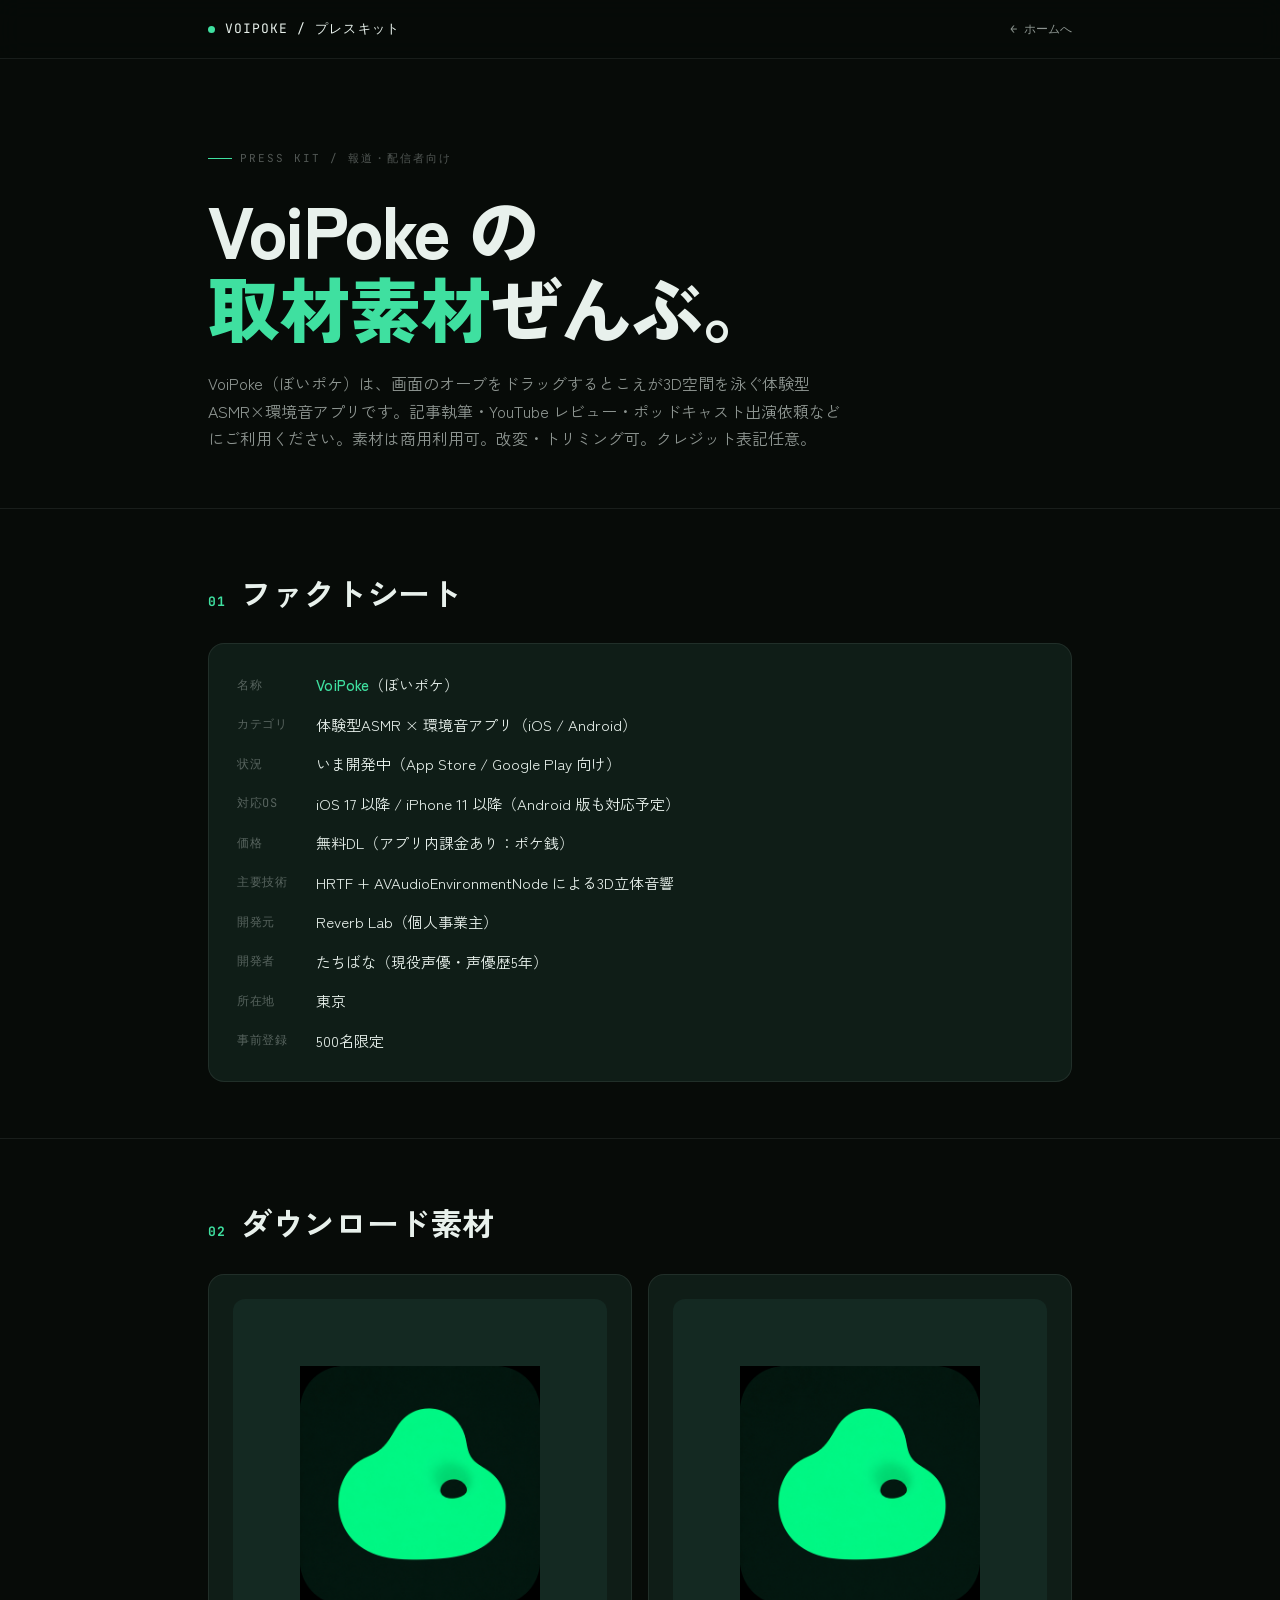
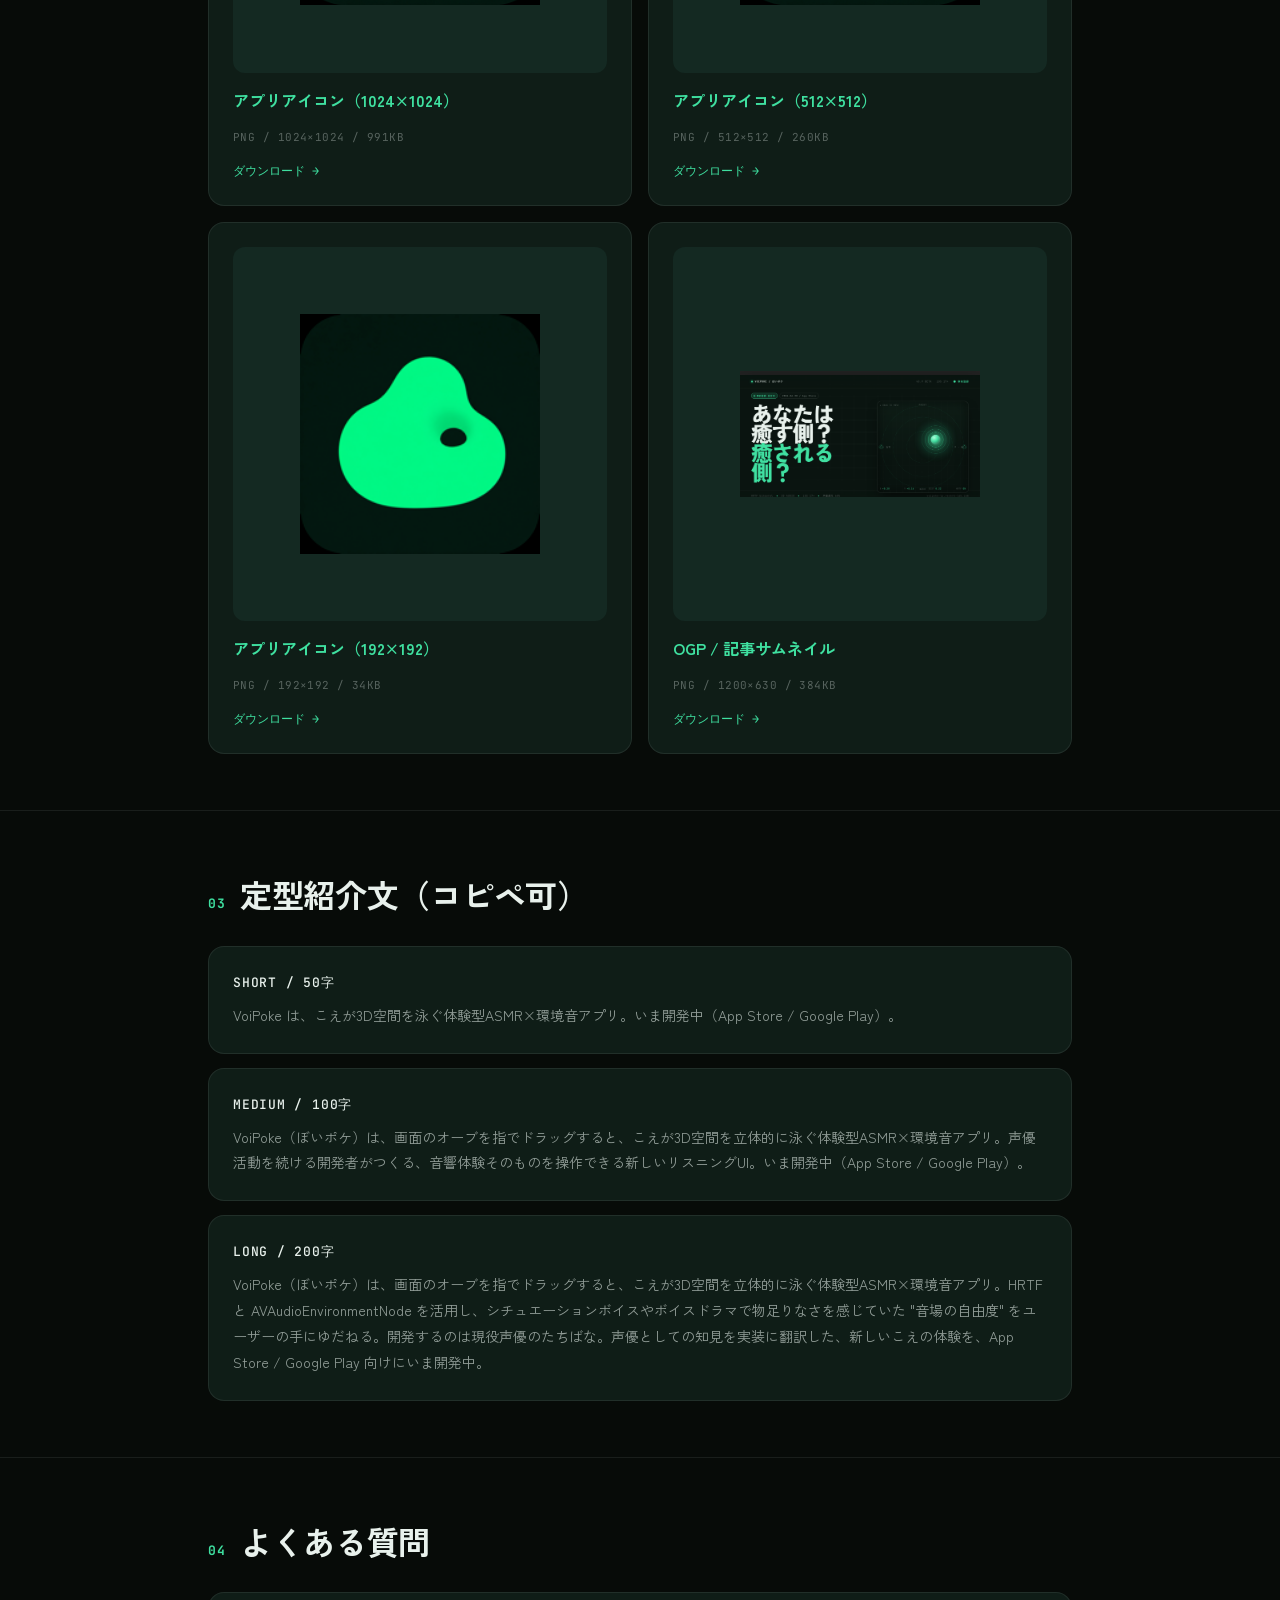
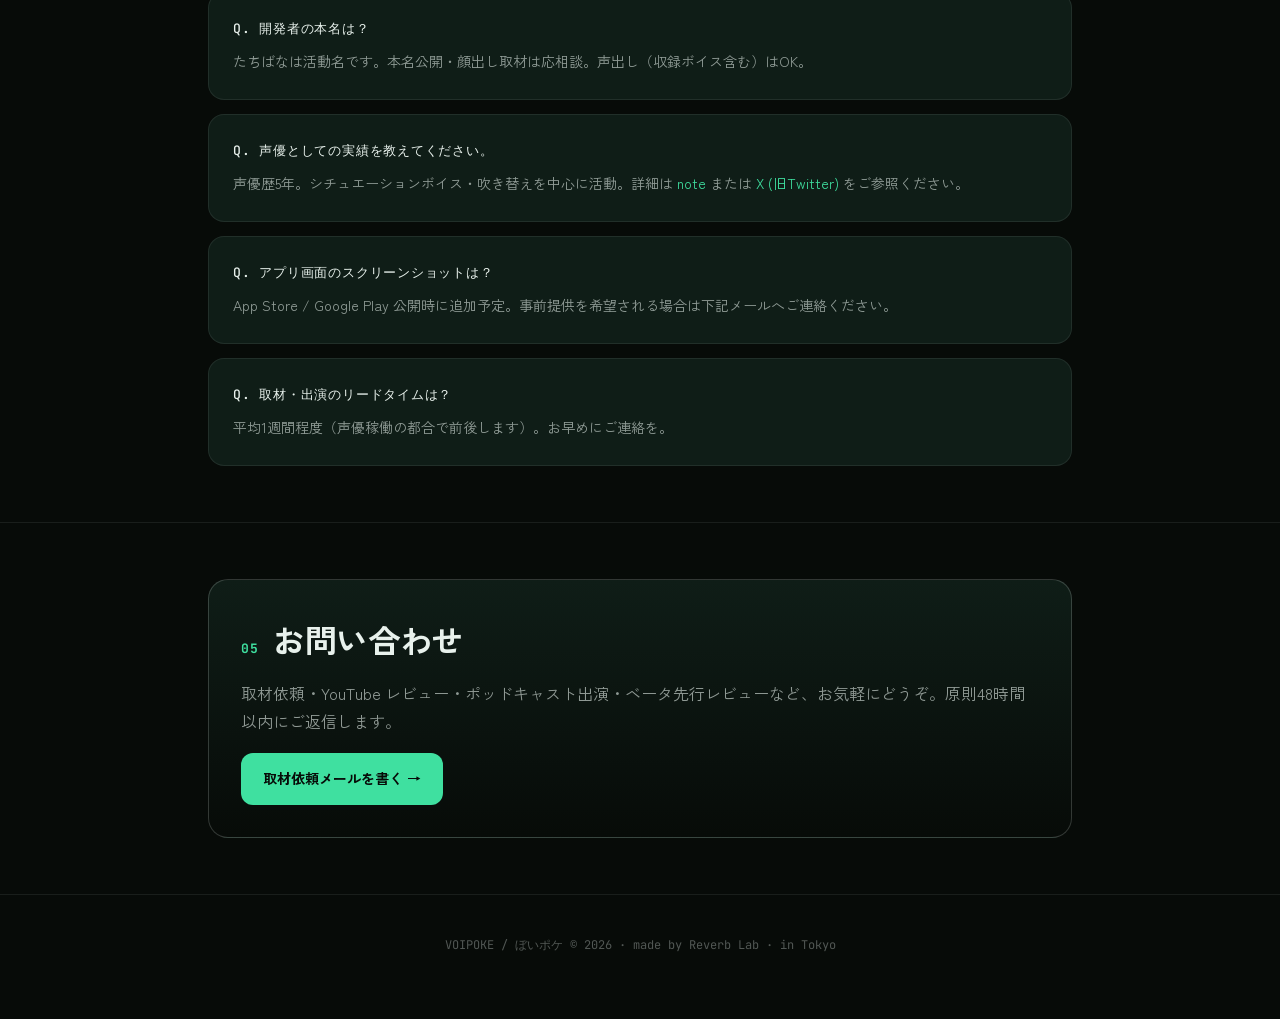
<file: press/index.html>
<!doctype html>
<html lang="ja">
<head>
<meta charset="utf-8" />
<meta name="viewport" content="width=device-width, initial-scale=1, viewport-fit=cover" />
<title>VoiPoke プレスキット ─ メディア・取材・配信者向け</title>
<meta name="description" content="VoiPoke（ぼいポケ）の公式プレスキット。アプリアイコン、スクリーンショット、ファクトシート、ロゴ素材をダウンロードできます。" />
<link rel="canonical" href="https://voipoke-lp.reverb-lab.com/press" />
<link rel="icon" type="image/png" sizes="32x32" href="/icon-32.png" />
<link rel="icon" type="image/png" sizes="192x192" href="/icon-192.png" />
<link rel="apple-touch-icon" sizes="180x180" href="/icon-180.png" />
<meta property="og:title" content="VoiPoke プレスキット" />
<meta property="og:description" content="アプリアイコン、スクリーンショット、ファクトシート、ロゴ素材をダウンロードできます。" />
<meta property="og:url" content="https://voipoke-lp.reverb-lab.com/press" />
<meta property="og:type" content="website" />
<meta name="theme-color" content="#0A1410" />
<link rel="preconnect" href="https://fonts.googleapis.com" />
<link rel="preconnect" href="https://fonts.gstatic.com" crossorigin />
<link href="https://fonts.googleapis.com/css2?family=Zen+Kaku+Gothic+New:wght@400;500;700;900&family=JetBrains+Mono:wght@300;400;500&display=swap" rel="stylesheet" />
<style>
  :root{
    --ink:#070b08;
    --ink-2:#0f1d17;
    --ink-3:#142922;
    --mint:#3FE0A0;
    --mint-soft:#3FE0A055;
    --bone:#E8F1EC;
    --bone-dim:#E8F1EC99;
    --bone-mute:#E8F1EC55;
    --line:#E8F1EC15;
    --line-strong:#E8F1EC30;
    --display:'Zen Kaku Gothic New',system-ui,sans-serif;
    --mono:'JetBrains Mono',ui-monospace,monospace;
  }
  *{box-sizing:border-box;margin:0;padding:0;-webkit-font-smoothing:antialiased;}
  html,body{background:var(--ink);color:var(--bone);font-family:var(--display);}
  body{overflow-x:hidden;line-height:1.7;font-feature-settings:"palt" 1;}
  a{color:var(--mint);text-decoration:none;transition:opacity .2s;}
  a:hover{opacity:.7;}
  .container{max-width:920px;margin:0 auto;padding:0 28px;}
  @media (max-width:720px){.container{padding:0 20px;}}

  nav.top{
    position:sticky;top:0;z-index:10;
    background:rgba(7,11,8,.85);backdrop-filter:blur(12px);
    border-bottom:1px solid var(--line);
    padding:18px 0;
  }
  nav.top .inner{display:flex;align-items:center;justify-content:space-between;gap:16px;}
  nav.top .mark{font-family:var(--mono);font-size:13px;letter-spacing:.08em;display:flex;align-items:center;gap:10px;}
  nav.top .mark .dot{width:7px;height:7px;background:var(--mint);border-radius:50%;display:inline-block;}
  nav.top .back{font-family:var(--mono);font-size:12px;color:var(--bone-dim);}

  header.hero{
    padding:80px 0 56px;border-bottom:1px solid var(--line);
  }
  .tag{display:inline-flex;align-items:center;gap:8px;font-family:var(--mono);font-size:11px;letter-spacing:.18em;color:var(--bone-mute);margin-bottom:20px;}
  .tag::before{content:"";width:24px;height:1px;background:var(--mint);}
  h1{
    font-size:clamp(36px,7vw,72px);font-weight:900;line-height:1.1;letter-spacing:-.02em;
    margin-bottom:24px;
  }
  h1 .accent{color:var(--mint);}
  header.hero p{font-size:16px;color:var(--bone-dim);max-width:640px;}

  section{padding:56px 0;border-bottom:1px solid var(--line);}
  h2{
    font-size:clamp(22px,3.5vw,32px);font-weight:700;letter-spacing:-.01em;
    margin-bottom:24px;display:flex;align-items:baseline;gap:14px;
  }
  h2 .num{font-family:var(--mono);font-size:13px;color:var(--mint);letter-spacing:.08em;}
  @media (max-width:560px){
    h2{flex-direction:column;align-items:flex-start;gap:6px;}
  }

  /* Fact sheet */
  .facts{
    display:grid;grid-template-columns:max-content 1fr;gap:14px 28px;
    background:var(--ink-2);border:1px solid var(--line);border-radius:16px;padding:28px;
    font-size:15px;
  }
  .facts dt{color:var(--bone-mute);font-family:var(--mono);font-size:12px;letter-spacing:.06em;align-self:center;}
  .facts dd{color:var(--bone);}
  .facts dd b{color:var(--mint);font-weight:500;}
  @media (max-width:560px){
    .facts{grid-template-columns:1fr;gap:6px 0;padding:20px;}
    .facts dt{margin-top:14px;}
    .facts dt:first-child{margin-top:0;}
  }

  /* Asset cards */
  .assets{display:grid;grid-template-columns:repeat(2,1fr);gap:16px;}
  @media (max-width:640px){.assets{grid-template-columns:1fr;}}
  .asset{
    background:var(--ink-2);border:1px solid var(--line);border-radius:16px;
    padding:24px;display:flex;flex-direction:column;gap:14px;
    transition:border-color .2s, transform .2s;
  }
  .asset:hover{border-color:var(--mint-soft);transform:translateY(-2px);}
  .asset-thumb{
    aspect-ratio:1/1;background:var(--ink-3);border-radius:12px;
    display:flex;align-items:center;justify-content:center;overflow:hidden;
  }
  .asset-thumb img{width:100%;height:100%;object-fit:contain;padding:18%;}
  .asset h3{font-size:16px;font-weight:600;}
  .asset .meta{font-family:var(--mono);font-size:11px;color:var(--bone-mute);letter-spacing:.04em;}
  .asset .dl{
    margin-top:auto;display:inline-flex;align-items:center;gap:8px;
    font-family:var(--mono);font-size:12px;color:var(--mint);
  }

  /* Boilerplate */
  .boil{
    background:var(--ink-2);border:1px solid var(--line);border-radius:16px;
    padding:24px;font-size:14px;color:var(--bone-dim);line-height:1.85;
  }
  .boil h4{color:var(--bone);font-size:13px;font-weight:500;margin-bottom:8px;font-family:var(--mono);letter-spacing:.06em;}
  .boil + .boil{margin-top:14px;}

  /* Contact */
  .contact{
    background:linear-gradient(180deg,#0f1d17,#070b08);
    border:1px solid var(--line-strong);border-radius:20px;
    padding:32px;
  }
  .contact h2{margin-bottom:14px;}
  .contact p{color:var(--bone-dim);margin-bottom:18px;}
  .contact a.btn{
    display:inline-flex;align-items:center;gap:10px;
    padding:14px 22px;border-radius:12px;
    background:var(--mint);color:var(--ink);font-weight:700;font-size:14px;
  }

  footer{padding:40px 0 64px;color:var(--bone-mute);font-size:12px;font-family:var(--mono);text-align:center;}
</style>
    <!-- Google tag (gtag.js) -->
    <script async src="https://www.googletagmanager.com/gtag/js?id=G-VFQ79024RH"></script>
    <script>
      window.dataLayer = window.dataLayer || [];
      function gtag(){dataLayer.push(arguments);}
      gtag('js', new Date());
      gtag('config', 'G-VFQ79024RH');
    </script>
</head>
<body>

<nav class="top">
  <div class="container inner">
    <div class="mark"><span class="dot"></span>VOIPOKE / プレスキット</div>
    <a class="back" href="/">← ホームへ</a>
  </div>
</nav>

<header class="hero">
  <div class="container">
    <div class="tag">PRESS KIT / 報道・配信者向け</div>
    <h1>VoiPoke の<br /><span class="accent">取材素材</span>ぜんぶ。</h1>
    <p>VoiPoke（ぼいポケ）は、画面のオーブをドラッグするとこえが3D空間を泳ぐ体験型ASMR×環境音アプリです。記事執筆・YouTube レビュー・ポッドキャスト出演依頼などにご利用ください。素材は商用利用可。改変・トリミング可。クレジット表記任意。</p>
  </div>
</header>

<section>
  <div class="container">
    <h2><span class="num">01</span>ファクトシート</h2>
    <dl class="facts">
      <dt>名称</dt><dd><b>VoiPoke</b>（ぼいポケ）</dd>
      <dt>カテゴリ</dt><dd>体験型ASMR × 環境音アプリ（iOS / Android）</dd>
      <dt>状況</dt><dd>いま開発中（App Store / Google Play 向け）</dd>
      <dt>対応OS</dt><dd>iOS 17 以降 / iPhone 11 以降（Android 版も対応予定）</dd>
      <dt>価格</dt><dd>無料DL（アプリ内課金あり：ポケ銭）</dd>
      <dt>主要技術</dt><dd>HRTF + AVAudioEnvironmentNode による3D立体音響</dd>
      <dt>開発元</dt><dd>Reverb Lab（個人事業主）</dd>
      <dt>開発者</dt><dd>たちばな（現役声優・声優歴5年）</dd>
      <dt>所在地</dt><dd>東京</dd>
      <dt>事前登録</dt><dd>500名限定</dd>
    </dl>
  </div>
</section>

<section>
  <div class="container">
    <h2><span class="num">02</span>ダウンロード素材</h2>
    <div class="assets">
      <a class="asset" href="/icon-1024.png" download>
        <div class="asset-thumb"><img src="/icon-1024.png" alt="VoiPoke アプリアイコン" /></div>
        <h3>アプリアイコン（1024×1024）</h3>
        <div class="meta">PNG / 1024×1024 / 991KB</div>
        <div class="dl">ダウンロード →</div>
      </a>
      <a class="asset" href="/icon-512.png" download>
        <div class="asset-thumb"><img src="/icon-512.png" alt="VoiPoke アプリアイコン 512" /></div>
        <h3>アプリアイコン（512×512）</h3>
        <div class="meta">PNG / 512×512 / 260KB</div>
        <div class="dl">ダウンロード →</div>
      </a>
      <a class="asset" href="/icon-192.png" download>
        <div class="asset-thumb"><img src="/icon-192.png" alt="VoiPoke アプリアイコン 192" /></div>
        <h3>アプリアイコン（192×192）</h3>
        <div class="meta">PNG / 192×192 / 34KB</div>
        <div class="dl">ダウンロード →</div>
      </a>
      <a class="asset" href="/ogp.png" download>
        <div class="asset-thumb"><img src="/ogp.png" alt="VoiPoke OGP 画像" /></div>
        <h3>OGP / 記事サムネイル</h3>
        <div class="meta">PNG / 1200×630 / 384KB</div>
        <div class="dl">ダウンロード →</div>
      </a>
    </div>
  </div>
</section>

<section>
  <div class="container">
    <h2><span class="num">03</span>定型紹介文（コピペ可）</h2>
    <div class="boil">
      <h4>SHORT / 50字</h4>
      VoiPoke は、こえが3D空間を泳ぐ体験型ASMR×環境音アプリ。いま開発中（App Store / Google Play）。
    </div>
    <div class="boil">
      <h4>MEDIUM / 100字</h4>
      VoiPoke（ぼいポケ）は、画面のオーブを指でドラッグすると、こえが3D空間を立体的に泳ぐ体験型ASMR×環境音アプリ。声優活動を続ける開発者がつくる、音響体験そのものを操作できる新しいリスニングUI。いま開発中（App Store / Google Play）。
    </div>
    <div class="boil">
      <h4>LONG / 200字</h4>
      VoiPoke（ぼいポケ）は、画面のオーブを指でドラッグすると、こえが3D空間を立体的に泳ぐ体験型ASMR×環境音アプリ。HRTF と AVAudioEnvironmentNode を活用し、シチュエーションボイスやボイスドラマで物足りなさを感じていた "音場の自由度" をユーザーの手にゆだねる。開発するのは現役声優のたちばな。声優としての知見を実装に翻訳した、新しいこえの体験を、App Store / Google Play 向けにいま開発中。
    </div>
  </div>
</section>

<section>
  <div class="container">
    <h2><span class="num">04</span>よくある質問</h2>
    <div class="boil">
      <h4>Q. 開発者の本名は？</h4>
      たちばなは活動名です。本名公開・顔出し取材は応相談。声出し（収録ボイス含む）はOK。
    </div>
    <div class="boil">
      <h4>Q. 声優としての実績を教えてください。</h4>
      声優歴5年。シチュエーションボイス・吹き替えを中心に活動。詳細は <a href="https://note.com/Tachibanavoice" target="_blank" rel="noopener noreferrer">note</a> または <a href="https://x.com/Tachibanavoice" target="_blank" rel="noopener noreferrer">X (旧Twitter)</a> をご参照ください。
    </div>
    <div class="boil">
      <h4>Q. アプリ画面のスクリーンショットは？</h4>
      App Store / Google Play 公開時に追加予定。事前提供を希望される場合は下記メールへご連絡ください。
    </div>
    <div class="boil">
      <h4>Q. 取材・出演のリードタイムは？</h4>
      平均1週間程度（声優稼働の都合で前後します）。お早めにご連絡を。
    </div>
  </div>
</section>

<section>
  <div class="container">
    <div class="contact">
      <h2><span class="num">05</span>お問い合わせ</h2>
      <p>取材依頼・YouTube レビュー・ポッドキャスト出演・ベータ先行レビューなど、お気軽にどうぞ。原則48時間以内にご返信します。</p>
      <a class="btn" href="mailto:tachibanavoice@icloud.com?subject=%5BVoiPoke%5D%20%E3%83%97%E3%83%AC%E3%82%B9%E5%8F%96%E6%9D%90%E3%81%AE%E3%81%94%E4%BE%9D%E9%A0%BC">取材依頼メールを書く →</a>
    </div>
  </div>
</section>

<footer>
  <div class="container">
    VOIPOKE / ぼいポケ © 2026 · made by Reverb Lab · in Tokyo
  </div>
</footer>

</body>
</html>
</file>
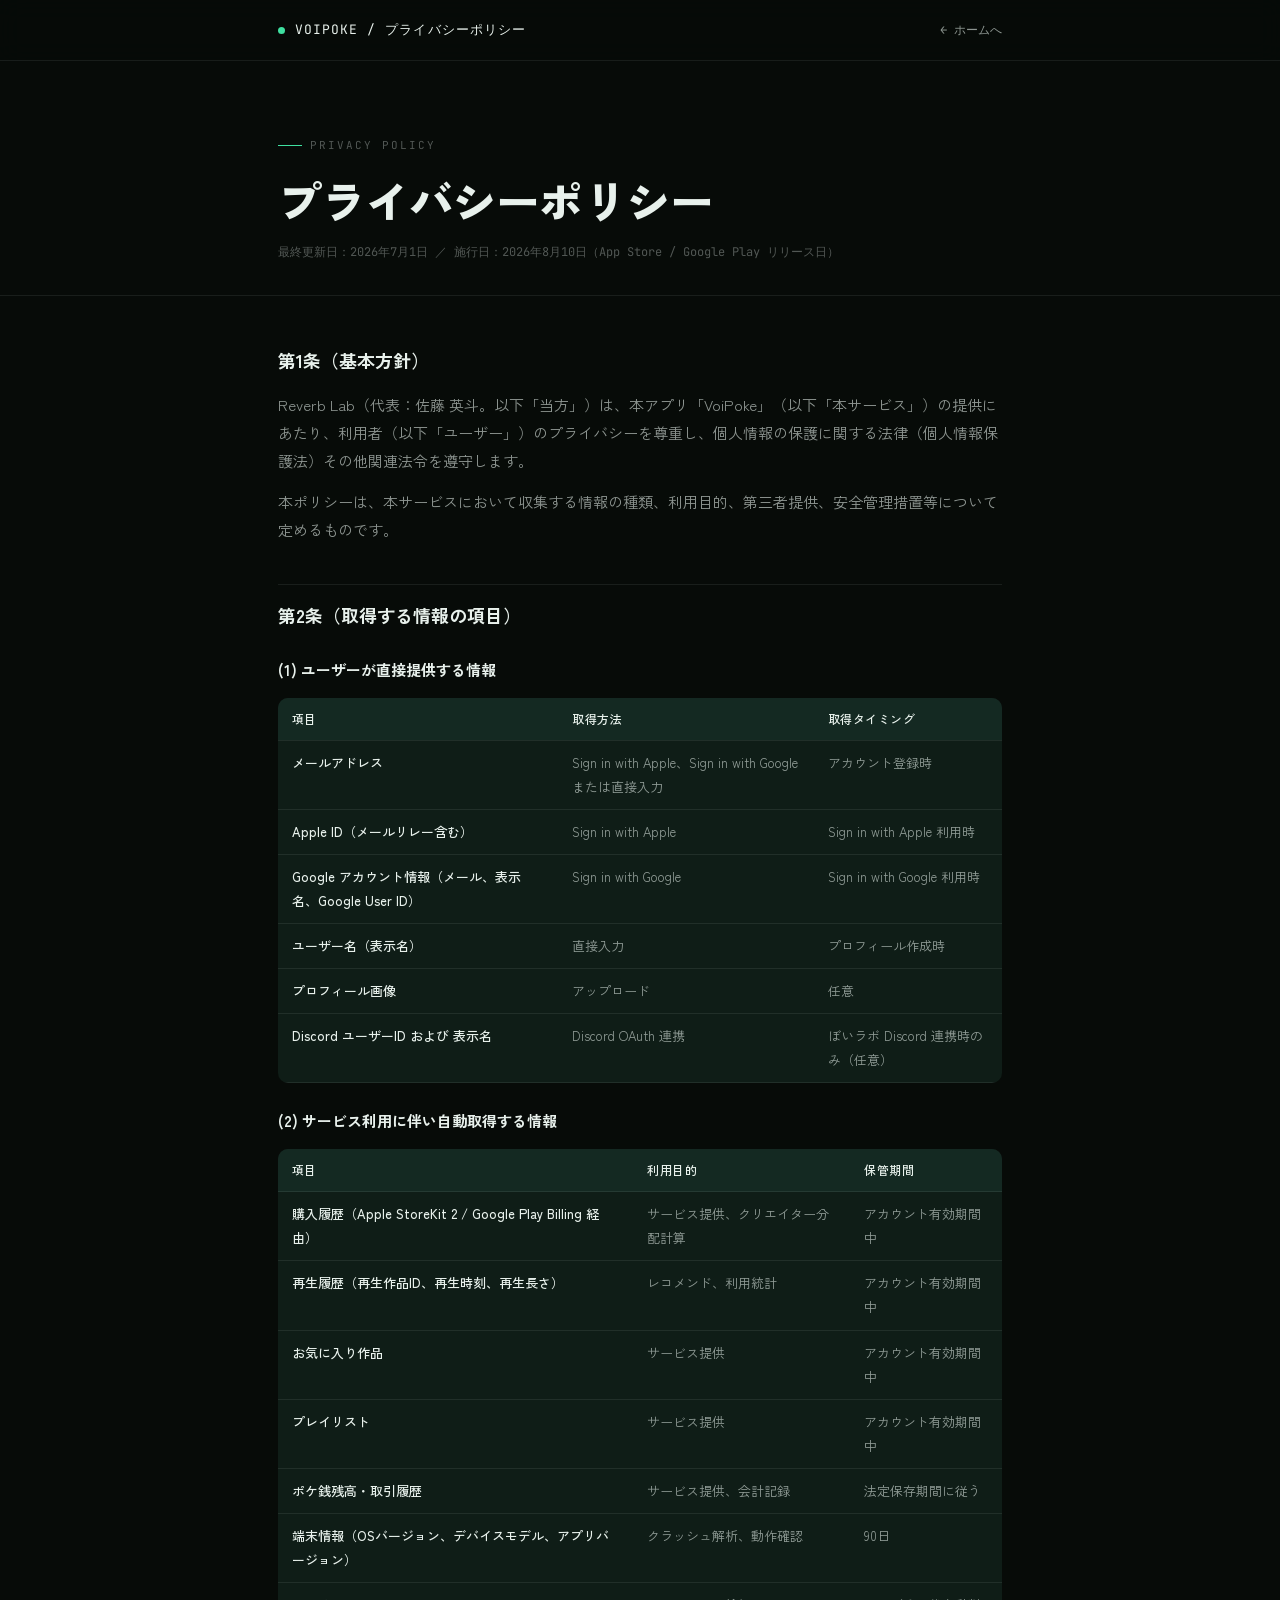
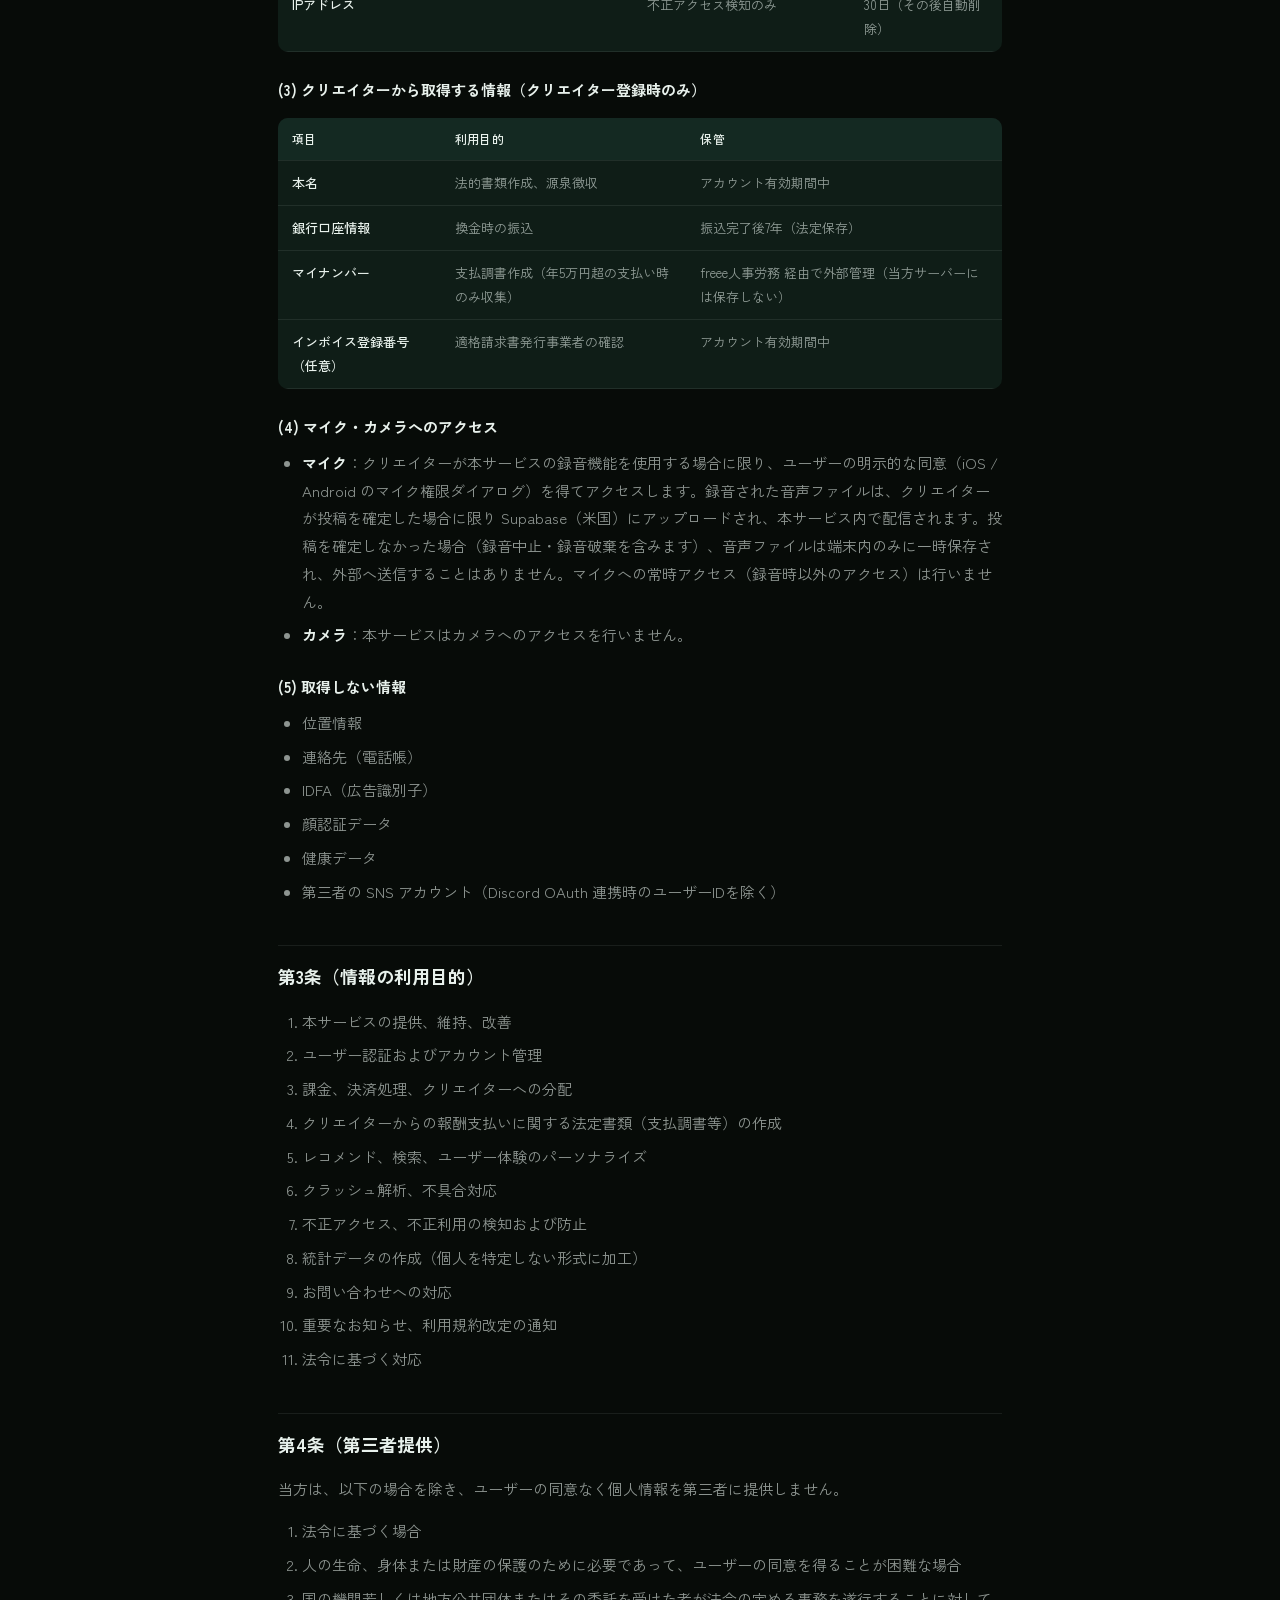
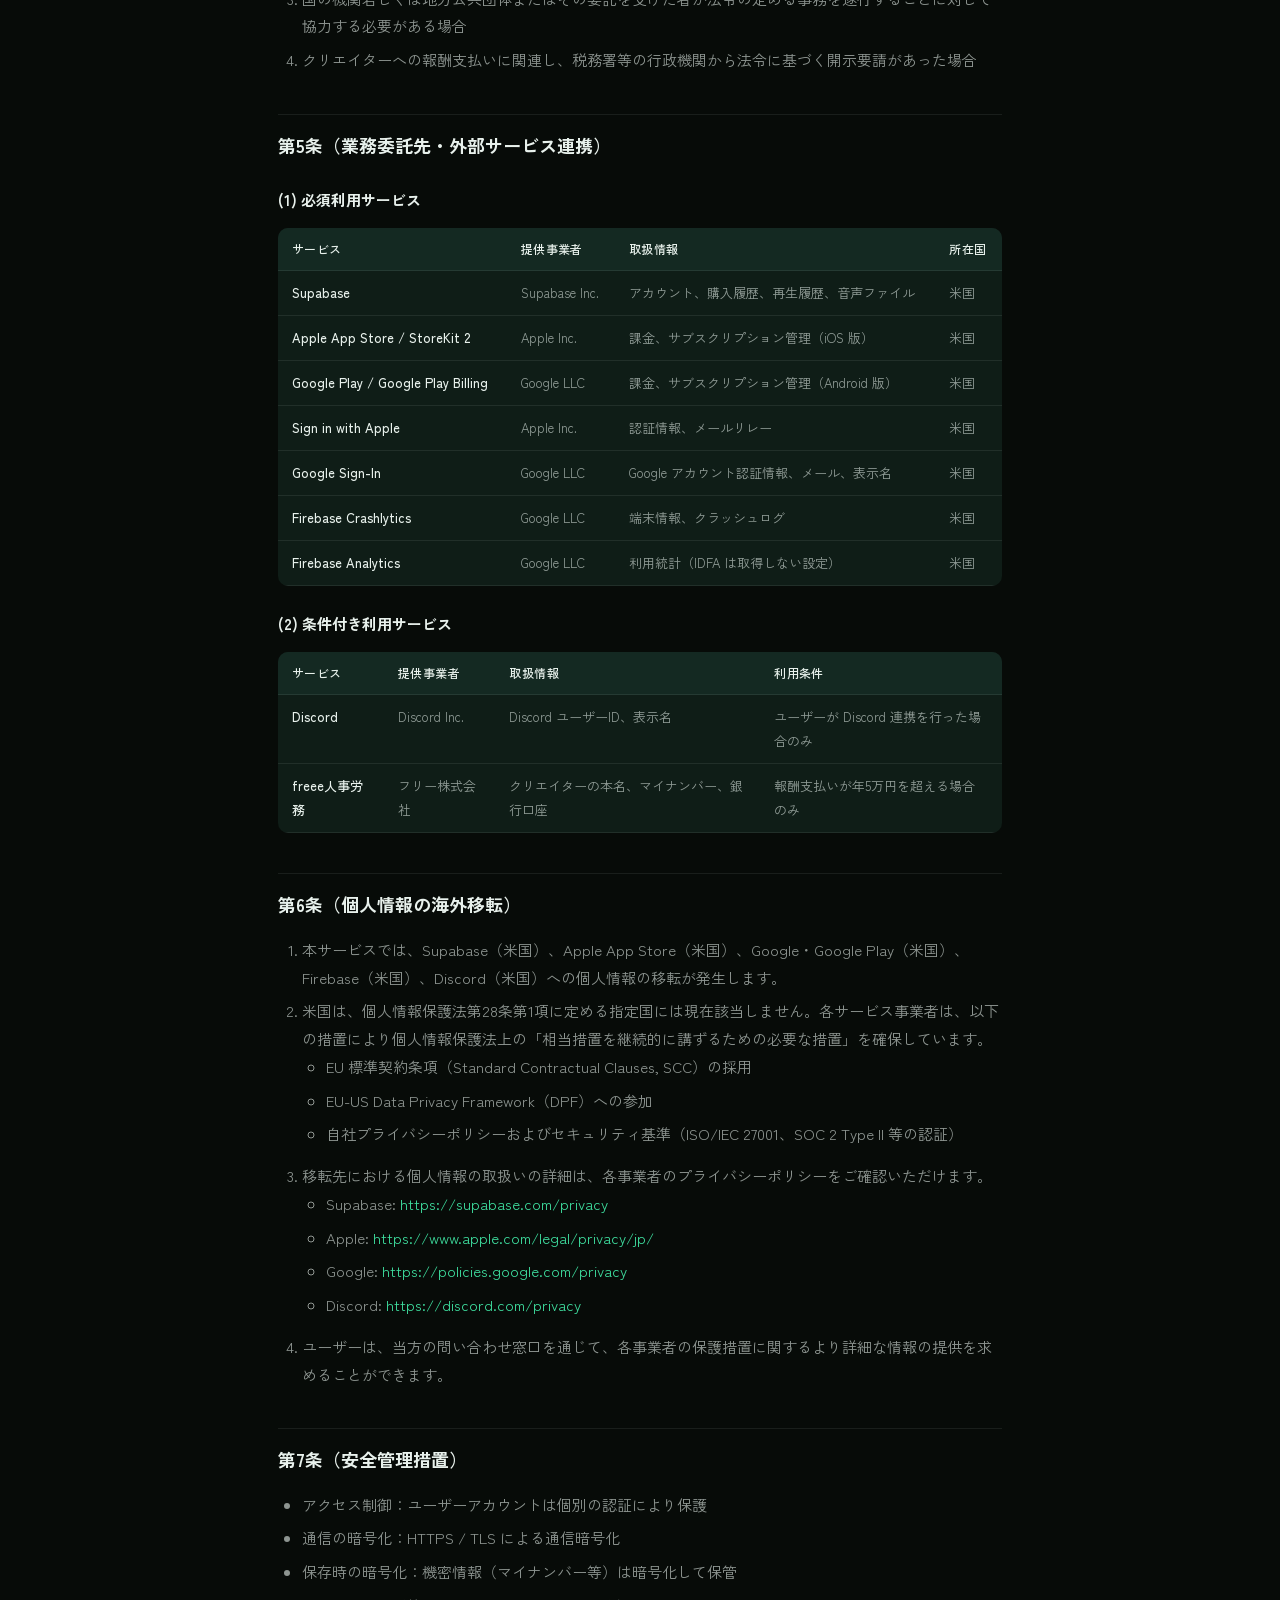
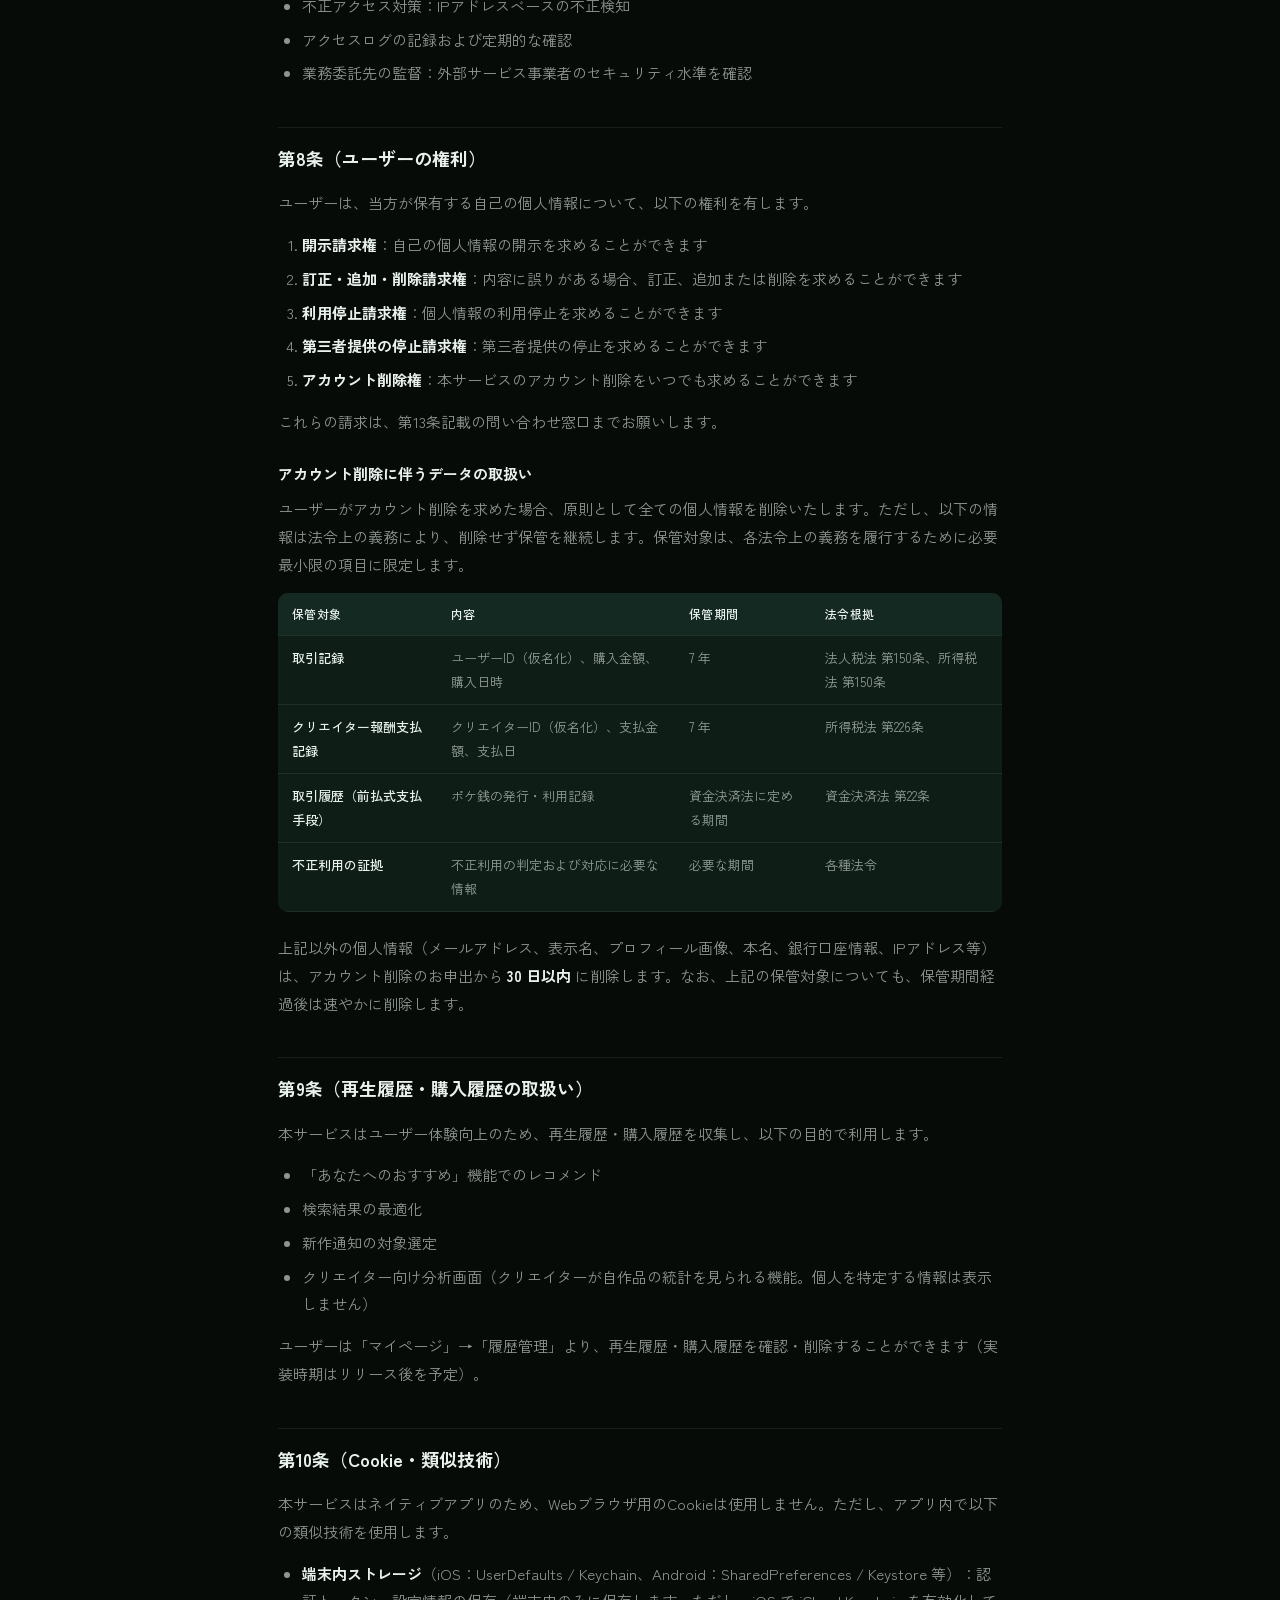
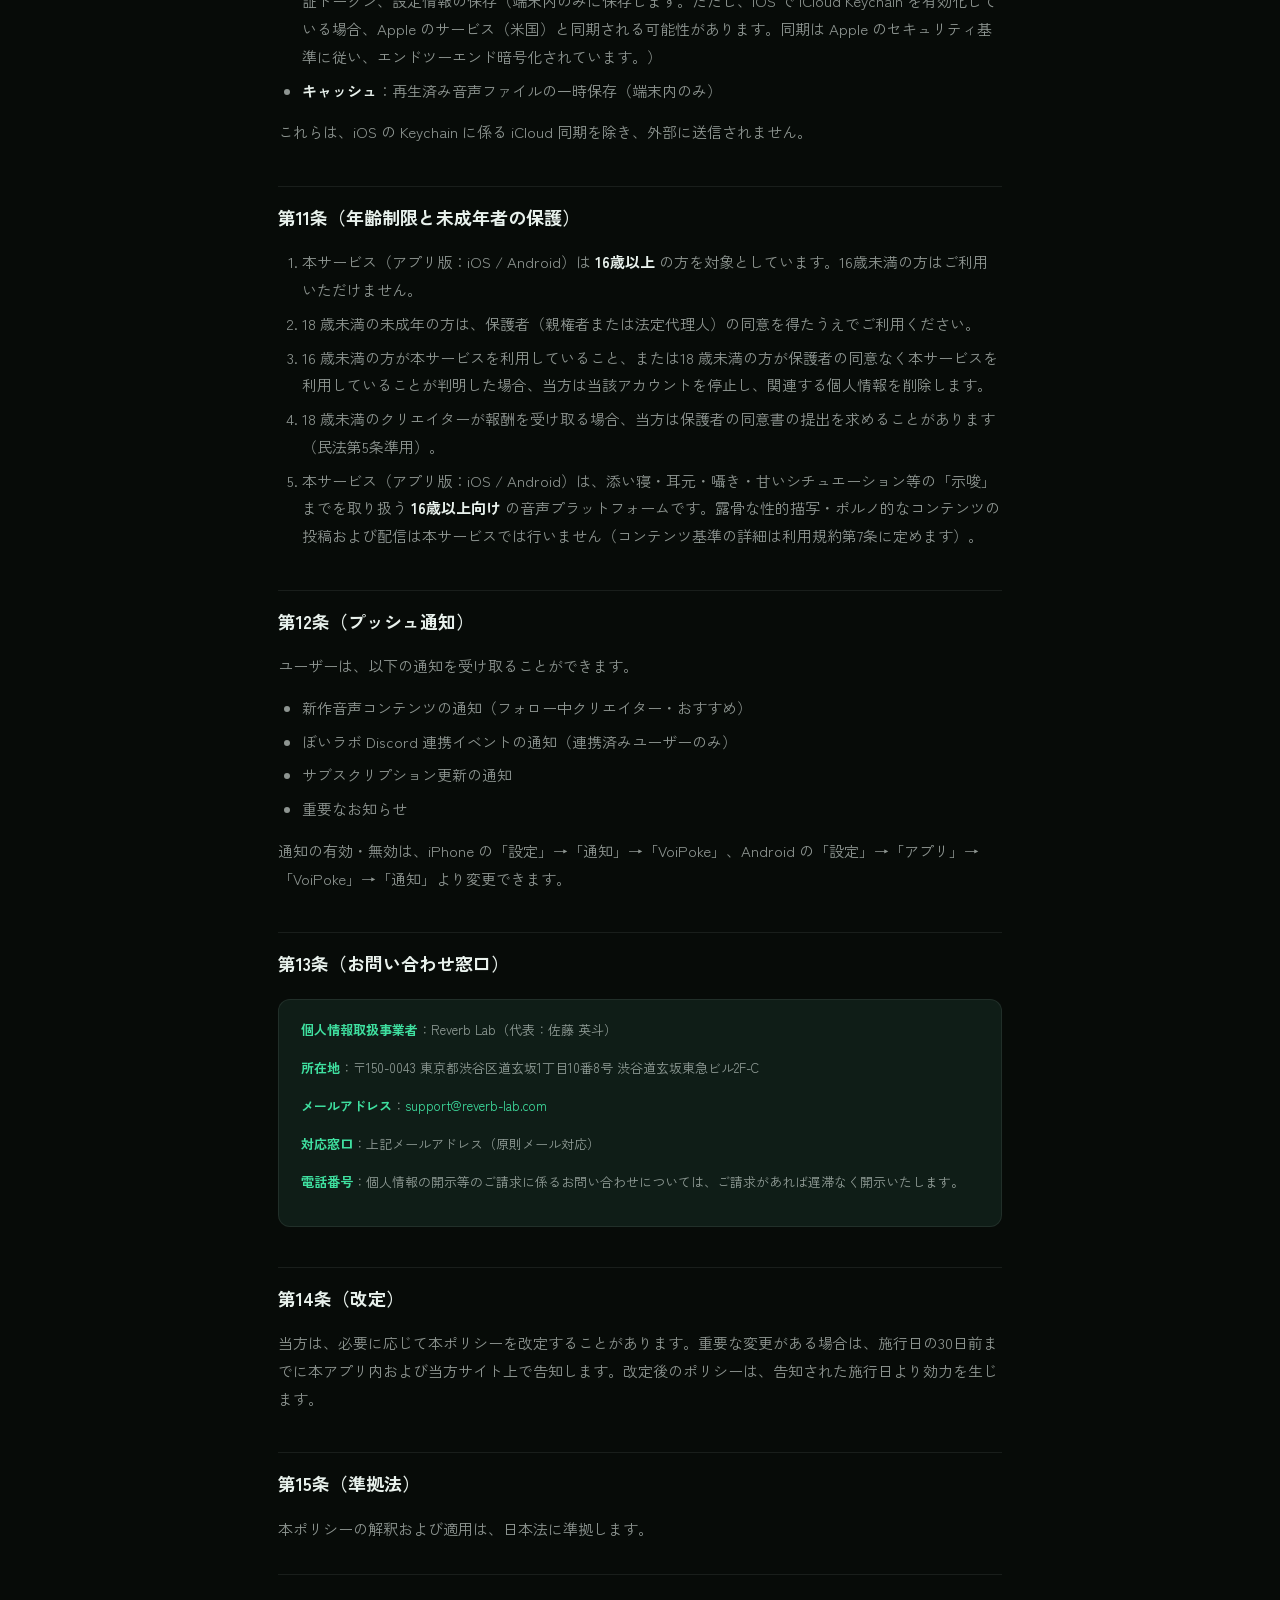
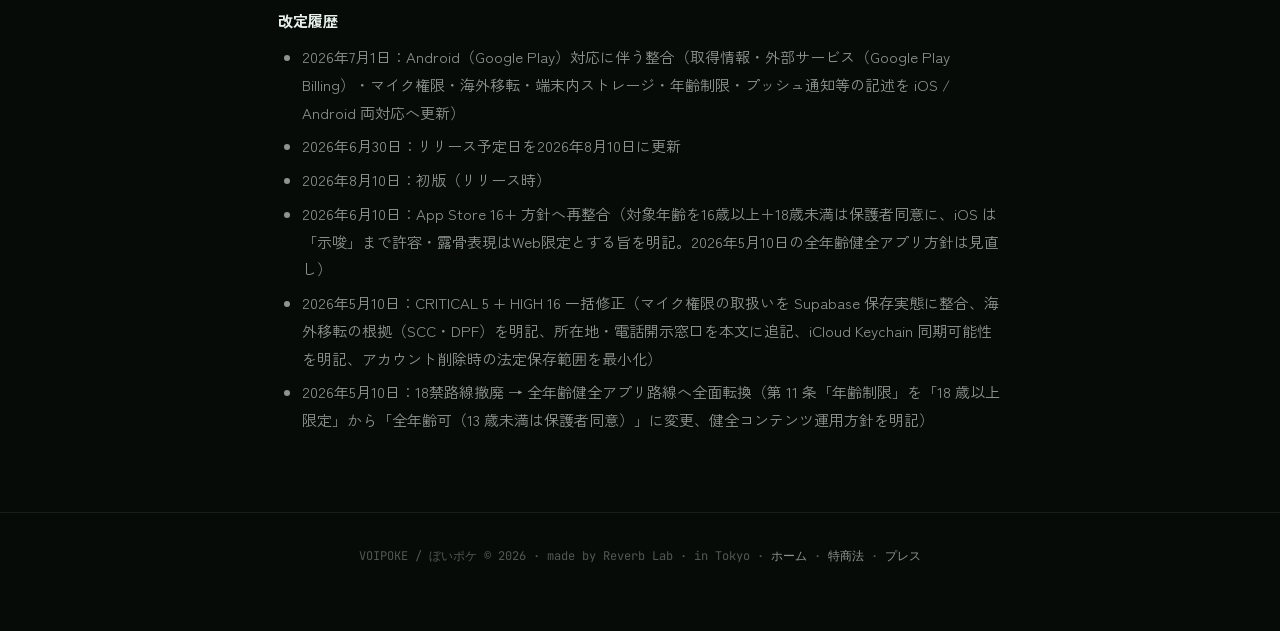
<file: privacy/index.html>
<!doctype html>
<html lang="ja">
<head>
<meta charset="utf-8" />
<meta name="viewport" content="width=device-width, initial-scale=1, viewport-fit=cover" />
<title>プライバシーポリシー | VoiPoke</title>
<meta name="description" content="VoiPoke のプライバシーポリシー。取得情報、利用目的、第三者提供、安全管理措置等。" />
<link rel="canonical" href="https://voipoke-lp.reverb-lab.com/privacy" />
<link rel="icon" type="image/png" sizes="32x32" href="/icon-32.png" />
<link rel="apple-touch-icon" sizes="180x180" href="/icon-180.png" />
<meta name="theme-color" content="#0A1410" />
<meta name="robots" content="index,follow" />
<link rel="preconnect" href="https://fonts.googleapis.com" />
<link rel="preconnect" href="https://fonts.gstatic.com" crossorigin />
<link href="https://fonts.googleapis.com/css2?family=Zen+Kaku+Gothic+New:wght@400;500;700&family=JetBrains+Mono:wght@300;400&display=swap" rel="stylesheet" />
<style>
  :root{
    --ink:#070b08;--ink-2:#0f1d17;--ink-3:#142922;
    --mint:#3FE0A0;--bone:#E8F1EC;--bone-dim:#E8F1EC99;--bone-mute:#E8F1EC55;
    --line:#E8F1EC15;--line-strong:#E8F1EC30;
    --display:'Zen Kaku Gothic New',system-ui,sans-serif;
    --mono:'JetBrains Mono',ui-monospace,monospace;
  }
  *{box-sizing:border-box;margin:0;padding:0;-webkit-font-smoothing:antialiased;}
  html,body{background:var(--ink);color:var(--bone);font-family:var(--display);}
  body{line-height:1.85;font-feature-settings:"palt" 1;}
  a{color:var(--mint);text-decoration:none;}
  a:hover{opacity:.7;}
  .container{max-width:780px;margin:0 auto;padding:0 28px;}
  @media (max-width:720px){.container{padding:0 20px;}}

  nav.top{
    position:sticky;top:0;z-index:10;
    background:rgba(7,11,8,.85);backdrop-filter:blur(12px);
    border-bottom:1px solid var(--line);padding:18px 0;
  }
  nav.top .inner{display:flex;align-items:center;justify-content:space-between;gap:16px;}
  nav.top .mark{font-family:var(--mono);font-size:13px;letter-spacing:.08em;display:flex;align-items:center;gap:10px;}
  nav.top .mark .dot{width:7px;height:7px;background:var(--mint);border-radius:50%;display:inline-block;}
  nav.top .back{font-family:var(--mono);font-size:12px;color:var(--bone-dim);}

  header.h{padding:64px 0 32px;border-bottom:1px solid var(--line);}
  header.h .tag{display:inline-flex;align-items:center;gap:8px;font-family:var(--mono);font-size:11px;letter-spacing:.18em;color:var(--bone-mute);margin-bottom:18px;}
  header.h .tag::before{content:"";width:24px;height:1px;background:var(--mint);}
  h1{font-size:clamp(28px,5vw,44px);font-weight:900;letter-spacing:-.01em;margin-bottom:14px;line-height:1.2;}
  header.h .meta{font-family:var(--mono);font-size:12px;color:var(--bone-mute);}

  main{padding:48px 0 64px;font-size:15px;color:var(--bone-dim);}
  main h2{
    color:var(--bone);font-size:18px;font-weight:700;margin-top:40px;margin-bottom:14px;
    padding-top:14px;border-top:1px solid var(--line);
  }
  main h2:first-child{border-top:none;padding-top:0;margin-top:0;}
  main h3{color:var(--bone);font-size:15px;font-weight:600;margin-top:24px;margin-bottom:8px;}
  main p{margin-bottom:14px;}
  main ul,main ol{margin:0 0 14px 24px;}
  main li{margin-bottom:6px;}
  main table{
    width:100%;border-collapse:collapse;margin:14px 0 22px;font-size:13px;
    background:var(--ink-2);border-radius:10px;overflow:hidden;
  }
  main th,main td{padding:10px 14px;text-align:left;border-bottom:1px solid var(--line);vertical-align:top;}
  main th{background:var(--ink-3);color:var(--bone);font-weight:500;font-size:12px;letter-spacing:.04em;}
  main td:first-child{color:var(--bone);font-weight:500;}
  main strong, main b{color:var(--bone);}
  main hr{border:none;border-top:1px solid var(--line);margin:32px 0;}
  main .note{
    background:var(--ink-2);border:1px solid var(--line);border-radius:12px;
    padding:18px 22px;font-size:13px;color:var(--bone-dim);margin:18px 0;
  }
  main .note b{color:var(--mint);}

  footer{padding:32px 0 64px;border-top:1px solid var(--line);color:var(--bone-mute);font-size:12px;font-family:var(--mono);text-align:center;}
  footer a{color:var(--bone-dim);}
  @media (max-width:560px){
    main table{font-size:12px;}
    main th,main td{padding:8px 10px;}
  }
</style>
    <!-- Google tag (gtag.js) -->
    <script async src="https://www.googletagmanager.com/gtag/js?id=G-VFQ79024RH"></script>
    <script>
      window.dataLayer = window.dataLayer || [];
      function gtag(){dataLayer.push(arguments);}
      gtag('js', new Date());
      gtag('config', 'G-VFQ79024RH');
    </script>
</head>
<body>

<nav class="top">
  <div class="container inner">
    <div class="mark"><span class="dot"></span>VOIPOKE / プライバシーポリシー</div>
    <a class="back" href="/">← ホームへ</a>
  </div>
</nav>

<header class="h">
  <div class="container">
    <div class="tag">PRIVACY POLICY</div>
    <h1>プライバシーポリシー</h1>
    <div class="meta">最終更新日：2026年7月1日 ／ 施行日：2026年8月10日（App Store / Google Play リリース日）</div>
  </div>
</header>

<main>
  <div class="container">

    <h2>第1条（基本方針）</h2>
    <p>Reverb Lab（代表：佐藤 英斗。以下「当方」）は、本アプリ「VoiPoke」（以下「本サービス」）の提供にあたり、利用者（以下「ユーザー」）のプライバシーを尊重し、個人情報の保護に関する法律（個人情報保護法）その他関連法令を遵守します。</p>
    <p>本ポリシーは、本サービスにおいて収集する情報の種類、利用目的、第三者提供、安全管理措置等について定めるものです。</p>

    <h2>第2条（取得する情報の項目）</h2>
    <h3>(1) ユーザーが直接提供する情報</h3>
    <table>
      <thead><tr><th>項目</th><th>取得方法</th><th>取得タイミング</th></tr></thead>
      <tbody>
        <tr><td>メールアドレス</td><td>Sign in with Apple、Sign in with Google または直接入力</td><td>アカウント登録時</td></tr>
        <tr><td>Apple ID（メールリレー含む）</td><td>Sign in with Apple</td><td>Sign in with Apple 利用時</td></tr>
        <tr><td>Google アカウント情報（メール、表示名、Google User ID）</td><td>Sign in with Google</td><td>Sign in with Google 利用時</td></tr>
        <tr><td>ユーザー名（表示名）</td><td>直接入力</td><td>プロフィール作成時</td></tr>
        <tr><td>プロフィール画像</td><td>アップロード</td><td>任意</td></tr>
        <tr><td>Discord ユーザーID および 表示名</td><td>Discord OAuth 連携</td><td>ぼいラボ Discord 連携時のみ（任意）</td></tr>
      </tbody>
    </table>

    <h3>(2) サービス利用に伴い自動取得する情報</h3>
    <table>
      <thead><tr><th>項目</th><th>利用目的</th><th>保管期間</th></tr></thead>
      <tbody>
        <tr><td>購入履歴（Apple StoreKit 2 / Google Play Billing 経由）</td><td>サービス提供、クリエイター分配計算</td><td>アカウント有効期間中</td></tr>
        <tr><td>再生履歴（再生作品ID、再生時刻、再生長さ）</td><td>レコメンド、利用統計</td><td>アカウント有効期間中</td></tr>
        <tr><td>お気に入り作品</td><td>サービス提供</td><td>アカウント有効期間中</td></tr>
        <tr><td>プレイリスト</td><td>サービス提供</td><td>アカウント有効期間中</td></tr>
        <tr><td>ポケ銭残高・取引履歴</td><td>サービス提供、会計記録</td><td>法定保存期間に従う</td></tr>
        <tr><td>端末情報（OSバージョン、デバイスモデル、アプリバージョン）</td><td>クラッシュ解析、動作確認</td><td>90日</td></tr>
        <tr><td>IPアドレス</td><td>不正アクセス検知のみ</td><td>30日（その後自動削除）</td></tr>
      </tbody>
    </table>

    <h3>(3) クリエイターから取得する情報（クリエイター登録時のみ）</h3>
    <table>
      <thead><tr><th>項目</th><th>利用目的</th><th>保管</th></tr></thead>
      <tbody>
        <tr><td>本名</td><td>法的書類作成、源泉徴収</td><td>アカウント有効期間中</td></tr>
        <tr><td>銀行口座情報</td><td>換金時の振込</td><td>振込完了後7年（法定保存）</td></tr>
        <tr><td>マイナンバー</td><td>支払調書作成（年5万円超の支払い時のみ収集）</td><td>freee人事労務 経由で外部管理（当方サーバーには保存しない）</td></tr>
        <tr><td>インボイス登録番号（任意）</td><td>適格請求書発行事業者の確認</td><td>アカウント有効期間中</td></tr>
      </tbody>
    </table>

    <h3>(4) マイク・カメラへのアクセス</h3>
    <ul>
      <li><b>マイク</b>：クリエイターが本サービスの録音機能を使用する場合に限り、ユーザーの明示的な同意（iOS / Android のマイク権限ダイアログ）を得てアクセスします。録音された音声ファイルは、クリエイターが投稿を確定した場合に限り Supabase（米国）にアップロードされ、本サービス内で配信されます。投稿を確定しなかった場合（録音中止・録音破棄を含みます）、音声ファイルは端末内のみに一時保存され、外部へ送信することはありません。マイクへの常時アクセス（録音時以外のアクセス）は行いません。</li>
      <li><b>カメラ</b>：本サービスはカメラへのアクセスを行いません。</li>
    </ul>

    <h3>(5) 取得しない情報</h3>
    <ul>
      <li>位置情報</li>
      <li>連絡先（電話帳）</li>
      <li>IDFA（広告識別子）</li>
      <li>顔認証データ</li>
      <li>健康データ</li>
      <li>第三者の SNS アカウント（Discord OAuth 連携時のユーザーIDを除く）</li>
    </ul>

    <h2>第3条（情報の利用目的）</h2>
    <ol>
      <li>本サービスの提供、維持、改善</li>
      <li>ユーザー認証およびアカウント管理</li>
      <li>課金、決済処理、クリエイターへの分配</li>
      <li>クリエイターからの報酬支払いに関する法定書類（支払調書等）の作成</li>
      <li>レコメンド、検索、ユーザー体験のパーソナライズ</li>
      <li>クラッシュ解析、不具合対応</li>
      <li>不正アクセス、不正利用の検知および防止</li>
      <li>統計データの作成（個人を特定しない形式に加工）</li>
      <li>お問い合わせへの対応</li>
      <li>重要なお知らせ、利用規約改定の通知</li>
      <li>法令に基づく対応</li>
    </ol>

    <h2>第4条（第三者提供）</h2>
    <p>当方は、以下の場合を除き、ユーザーの同意なく個人情報を第三者に提供しません。</p>
    <ol>
      <li>法令に基づく場合</li>
      <li>人の生命、身体または財産の保護のために必要であって、ユーザーの同意を得ることが困難な場合</li>
      <li>国の機関若しくは地方公共団体またはその委託を受けた者が法令の定める事務を遂行することに対して協力する必要がある場合</li>
      <li>クリエイターへの報酬支払いに関連し、税務署等の行政機関から法令に基づく開示要請があった場合</li>
    </ol>

    <h2>第5条（業務委託先・外部サービス連携）</h2>
    <h3>(1) 必須利用サービス</h3>
    <table>
      <thead><tr><th>サービス</th><th>提供事業者</th><th>取扱情報</th><th>所在国</th></tr></thead>
      <tbody>
        <tr><td>Supabase</td><td>Supabase Inc.</td><td>アカウント、購入履歴、再生履歴、音声ファイル</td><td>米国</td></tr>
        <tr><td>Apple App Store / StoreKit 2</td><td>Apple Inc.</td><td>課金、サブスクリプション管理（iOS 版）</td><td>米国</td></tr>
        <tr><td>Google Play / Google Play Billing</td><td>Google LLC</td><td>課金、サブスクリプション管理（Android 版）</td><td>米国</td></tr>
        <tr><td>Sign in with Apple</td><td>Apple Inc.</td><td>認証情報、メールリレー</td><td>米国</td></tr>
        <tr><td>Google Sign-In</td><td>Google LLC</td><td>Google アカウント認証情報、メール、表示名</td><td>米国</td></tr>
        <tr><td>Firebase Crashlytics</td><td>Google LLC</td><td>端末情報、クラッシュログ</td><td>米国</td></tr>
        <tr><td>Firebase Analytics</td><td>Google LLC</td><td>利用統計（IDFA は取得しない設定）</td><td>米国</td></tr>
      </tbody>
    </table>

    <h3>(2) 条件付き利用サービス</h3>
    <table>
      <thead><tr><th>サービス</th><th>提供事業者</th><th>取扱情報</th><th>利用条件</th></tr></thead>
      <tbody>
        <tr><td>Discord</td><td>Discord Inc.</td><td>Discord ユーザーID、表示名</td><td>ユーザーが Discord 連携を行った場合のみ</td></tr>
        <tr><td>freee人事労務</td><td>フリー株式会社</td><td>クリエイターの本名、マイナンバー、銀行口座</td><td>報酬支払いが年5万円を超える場合のみ</td></tr>
      </tbody>
    </table>

    <h2>第6条（個人情報の海外移転）</h2>
    <ol>
      <li>本サービスでは、Supabase（米国）、Apple App Store（米国）、Google・Google Play（米国）、Firebase（米国）、Discord（米国）への個人情報の移転が発生します。</li>
      <li>米国は、個人情報保護法第28条第1項に定める指定国には現在該当しません。各サービス事業者は、以下の措置により個人情報保護法上の「相当措置を継続的に講ずるための必要な措置」を確保しています。
        <ul>
          <li>EU 標準契約条項（Standard Contractual Clauses, SCC）の採用</li>
          <li>EU-US Data Privacy Framework（DPF）への参加</li>
          <li>自社プライバシーポリシーおよびセキュリティ基準（ISO/IEC 27001、SOC 2 Type II 等の認証）</li>
        </ul>
      </li>
      <li>移転先における個人情報の取扱いの詳細は、各事業者のプライバシーポリシーをご確認いただけます。
        <ul>
          <li>Supabase: <a href="https://supabase.com/privacy">https://supabase.com/privacy</a></li>
          <li>Apple: <a href="https://www.apple.com/legal/privacy/jp/">https://www.apple.com/legal/privacy/jp/</a></li>
          <li>Google: <a href="https://policies.google.com/privacy">https://policies.google.com/privacy</a></li>
          <li>Discord: <a href="https://discord.com/privacy">https://discord.com/privacy</a></li>
        </ul>
      </li>
      <li>ユーザーは、当方の問い合わせ窓口を通じて、各事業者の保護措置に関するより詳細な情報の提供を求めることができます。</li>
    </ol>

    <h2>第7条（安全管理措置）</h2>
    <ul>
      <li>アクセス制御：ユーザーアカウントは個別の認証により保護</li>
      <li>通信の暗号化：HTTPS / TLS による通信暗号化</li>
      <li>保存時の暗号化：機密情報（マイナンバー等）は暗号化して保管</li>
      <li>不正アクセス対策：IPアドレスベースの不正検知</li>
      <li>アクセスログの記録および定期的な確認</li>
      <li>業務委託先の監督：外部サービス事業者のセキュリティ水準を確認</li>
    </ul>

    <h2>第8条（ユーザーの権利）</h2>
    <p>ユーザーは、当方が保有する自己の個人情報について、以下の権利を有します。</p>
    <ol>
      <li><b>開示請求権</b>：自己の個人情報の開示を求めることができます</li>
      <li><b>訂正・追加・削除請求権</b>：内容に誤りがある場合、訂正、追加または削除を求めることができます</li>
      <li><b>利用停止請求権</b>：個人情報の利用停止を求めることができます</li>
      <li><b>第三者提供の停止請求権</b>：第三者提供の停止を求めることができます</li>
      <li><b>アカウント削除権</b>：本サービスのアカウント削除をいつでも求めることができます</li>
    </ol>
    <p>これらの請求は、第13条記載の問い合わせ窓口までお願いします。</p>

    <h3>アカウント削除に伴うデータの取扱い</h3>
    <p>ユーザーがアカウント削除を求めた場合、原則として全ての個人情報を削除いたします。ただし、以下の情報は法令上の義務により、削除せず保管を継続します。保管対象は、各法令上の義務を履行するために必要最小限の項目に限定します。</p>
    <table>
      <thead><tr><th>保管対象</th><th>内容</th><th>保管期間</th><th>法令根拠</th></tr></thead>
      <tbody>
        <tr><td>取引記録</td><td>ユーザーID（仮名化）、購入金額、購入日時</td><td>7 年</td><td>法人税法 第150条、所得税法 第150条</td></tr>
        <tr><td>クリエイター報酬支払記録</td><td>クリエイターID（仮名化）、支払金額、支払日</td><td>7 年</td><td>所得税法 第226条</td></tr>
        <tr><td>取引履歴（前払式支払手段）</td><td>ポケ銭の発行・利用記録</td><td>資金決済法に定める期間</td><td>資金決済法 第22条</td></tr>
        <tr><td>不正利用の証拠</td><td>不正利用の判定および対応に必要な情報</td><td>必要な期間</td><td>各種法令</td></tr>
      </tbody>
    </table>
    <p>上記以外の個人情報（メールアドレス、表示名、プロフィール画像、本名、銀行口座情報、IPアドレス等）は、アカウント削除のお申出から <b>30 日以内</b> に削除します。なお、上記の保管対象についても、保管期間経過後は速やかに削除します。</p>

    <h2>第9条（再生履歴・購入履歴の取扱い）</h2>
    <p>本サービスはユーザー体験向上のため、再生履歴・購入履歴を収集し、以下の目的で利用します。</p>
    <ul>
      <li>「あなたへのおすすめ」機能でのレコメンド</li>
      <li>検索結果の最適化</li>
      <li>新作通知の対象選定</li>
      <li>クリエイター向け分析画面（クリエイターが自作品の統計を見られる機能。個人を特定する情報は表示しません）</li>
    </ul>
    <p>ユーザーは「マイページ」→「履歴管理」より、再生履歴・購入履歴を確認・削除することができます（実装時期はリリース後を予定）。</p>

    <h2>第10条（Cookie・類似技術）</h2>
    <p>本サービスはネイティブアプリのため、Webブラウザ用のCookieは使用しません。ただし、アプリ内で以下の類似技術を使用します。</p>
    <ul>
      <li><b>端末内ストレージ</b>（iOS：UserDefaults / Keychain、Android：SharedPreferences / Keystore 等）：認証トークン、設定情報の保存（端末内のみに保存します。ただし、iOS で iCloud Keychain を有効化している場合、Apple のサービス（米国）と同期される可能性があります。同期は Apple のセキュリティ基準に従い、エンドツーエンド暗号化されています。）</li>
      <li><b>キャッシュ</b>：再生済み音声ファイルの一時保存（端末内のみ）</li>
    </ul>
    <p>これらは、iOS の Keychain に係る iCloud 同期を除き、外部に送信されません。</p>

    <h2>第11条（年齢制限と未成年者の保護）</h2>
    <ol>
      <li>本サービス（アプリ版：iOS / Android）は <b>16歳以上</b> の方を対象としています。16歳未満の方はご利用いただけません。</li>
      <li>18 歳未満の未成年の方は、保護者（親権者または法定代理人）の同意を得たうえでご利用ください。</li>
      <li>16 歳未満の方が本サービスを利用していること、または18 歳未満の方が保護者の同意なく本サービスを利用していることが判明した場合、当方は当該アカウントを停止し、関連する個人情報を削除します。</li>
      <li>18 歳未満のクリエイターが報酬を受け取る場合、当方は保護者の同意書の提出を求めることがあります（民法第5条準用）。</li>
      <li>本サービス（アプリ版：iOS / Android）は、添い寝・耳元・囁き・甘いシチュエーション等の「示唆」までを取り扱う <b>16歳以上向け</b> の音声プラットフォームです。露骨な性的描写・ポルノ的なコンテンツの投稿および配信は本サービスでは行いません（コンテンツ基準の詳細は利用規約第7条に定めます）。</li>
    </ol>

    <h2>第12条（プッシュ通知）</h2>
    <p>ユーザーは、以下の通知を受け取ることができます。</p>
    <ul>
      <li>新作音声コンテンツの通知（フォロー中クリエイター・おすすめ）</li>
      <li>ぼいラボ Discord 連携イベントの通知（連携済みユーザーのみ）</li>
      <li>サブスクリプション更新の通知</li>
      <li>重要なお知らせ</li>
    </ul>
    <p>通知の有効・無効は、iPhone の「設定」→「通知」→「VoiPoke」、Android の「設定」→「アプリ」→「VoiPoke」→「通知」より変更できます。</p>

    <h2>第13条（お問い合わせ窓口）</h2>
    <div class="note">
      <p><b>個人情報取扱事業者</b>：Reverb Lab（代表：佐藤 英斗）</p>
      <p><b>所在地</b>：〒150-0043 東京都渋谷区道玄坂1丁目10番8号 渋谷道玄坂東急ビル2F-C</p>
      <p><b>メールアドレス</b>：<a href="mailto:support@reverb-lab.com">support@reverb-lab.com</a></p>
      <p><b>対応窓口</b>：上記メールアドレス（原則メール対応）</p>
      <p><b>電話番号</b>：個人情報の開示等のご請求に係るお問い合わせについては、ご請求があれば遅滞なく開示いたします。</p>
    </div>

    <h2>第14条（改定）</h2>
    <p>当方は、必要に応じて本ポリシーを改定することがあります。重要な変更がある場合は、施行日の30日前までに本アプリ内および当方サイト上で告知します。改定後のポリシーは、告知された施行日より効力を生じます。</p>

    <h2>第15条（準拠法）</h2>
    <p>本ポリシーの解釈および適用は、日本法に準拠します。</p>

    <hr />

    <h3>改定履歴</h3>
    <ul>
      <li>2026年7月1日：Android（Google Play）対応に伴う整合（取得情報・外部サービス（Google Play Billing）・マイク権限・海外移転・端末内ストレージ・年齢制限・プッシュ通知等の記述を iOS / Android 両対応へ更新）</li>
      <li>2026年6月30日：リリース予定日を2026年8月10日に更新</li>
      <li>2026年8月10日：初版（リリース時）</li>
      <li>2026年6月10日：App Store 16+ 方針へ再整合（対象年齢を16歳以上＋18歳未満は保護者同意に、iOS は「示唆」まで許容・露骨表現はWeb限定とする旨を明記。2026年5月10日の全年齢健全アプリ方針は見直し）</li>
      <li>2026年5月10日：CRITICAL 5 + HIGH 16 一括修正（マイク権限の取扱いを Supabase 保存実態に整合、海外移転の根拠（SCC・DPF）を明記、所在地・電話開示窓口を本文に追記、iCloud Keychain 同期可能性を明記、アカウント削除時の法定保存範囲を最小化）</li>
      <li>2026年5月10日：18禁路線撤廃 → 全年齢健全アプリ路線へ全面転換（第 11 条「年齢制限」を「18 歳以上限定」から「全年齢可（13 歳未満は保護者同意）」に変更、健全コンテンツ運用方針を明記）</li>
    </ul>

  </div>
</main>

<footer>
  <div class="container">
    VOIPOKE / ぼいポケ © 2026 · made by Reverb Lab · in Tokyo · <a href="/">ホーム</a> · <a href="/tokushoho">特商法</a> · <a href="/press">プレス</a>
  </div>
</footer>

</body>
</html>
</file>
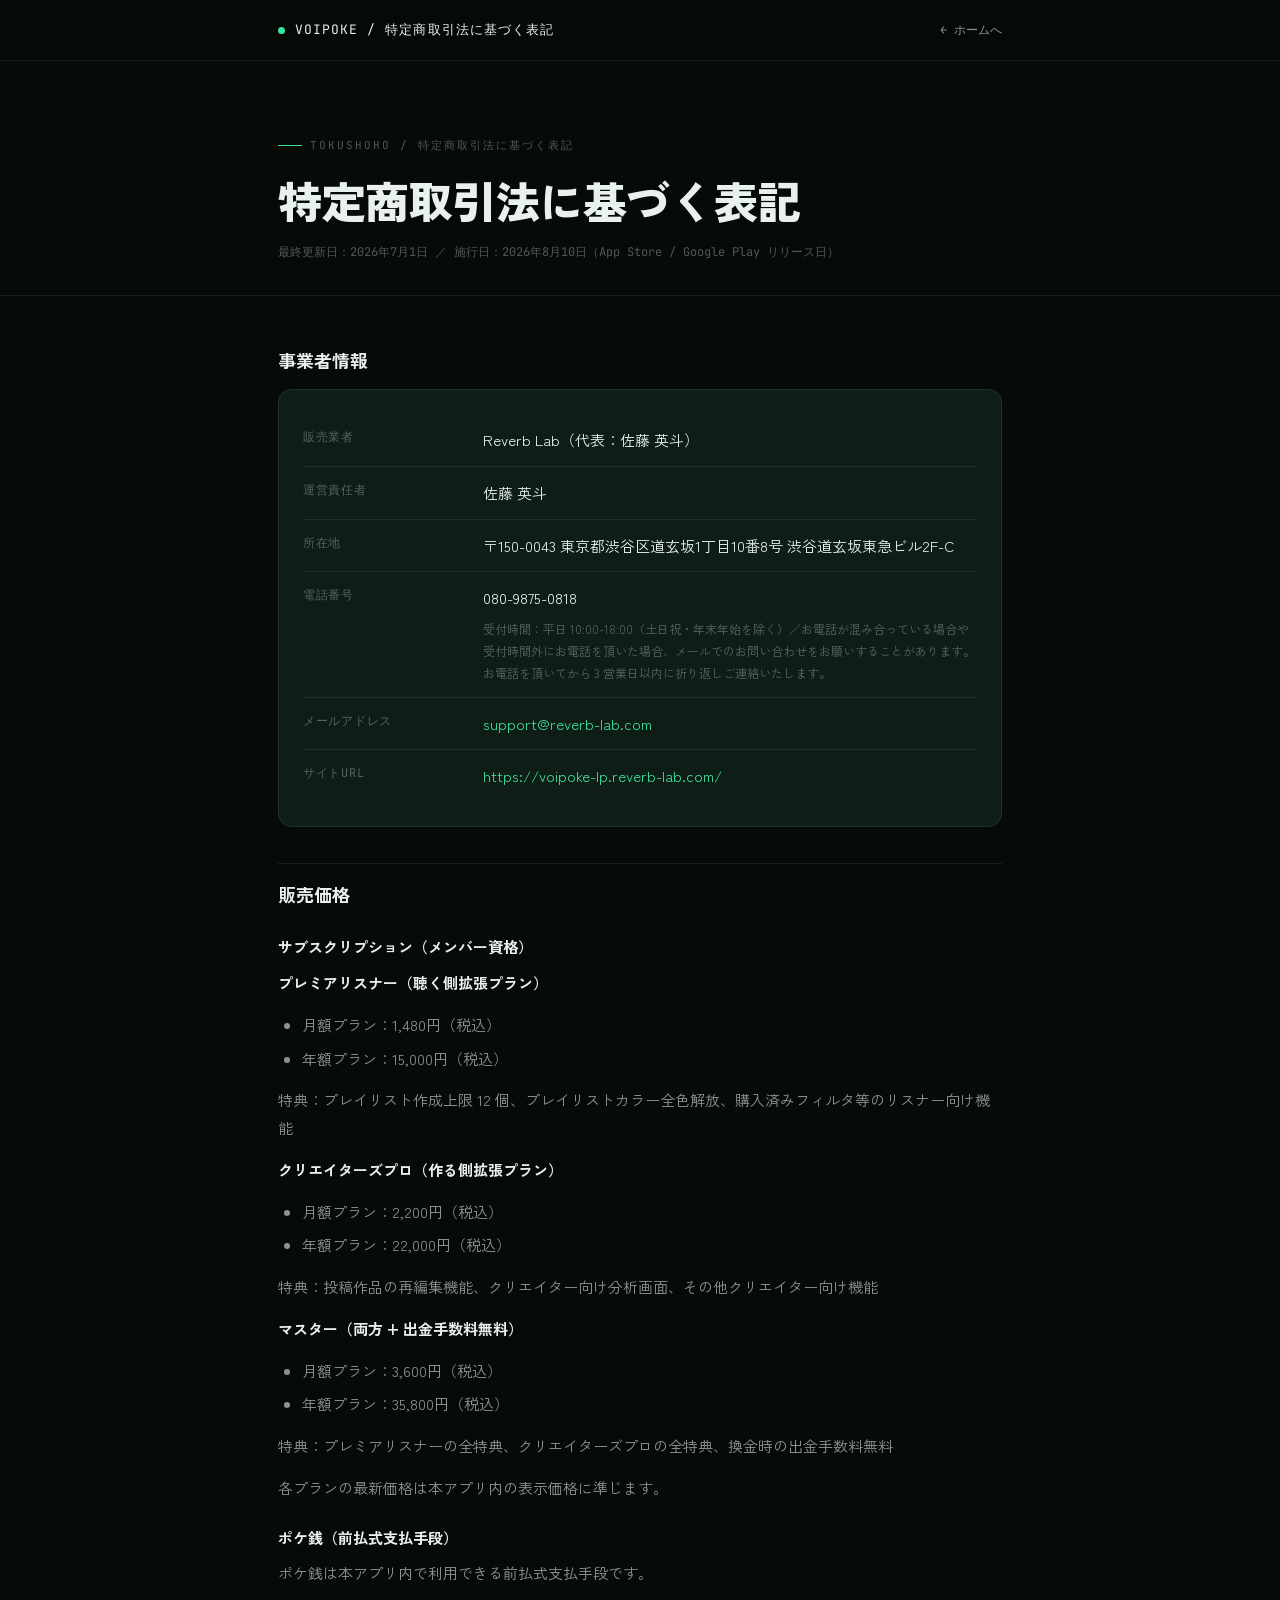
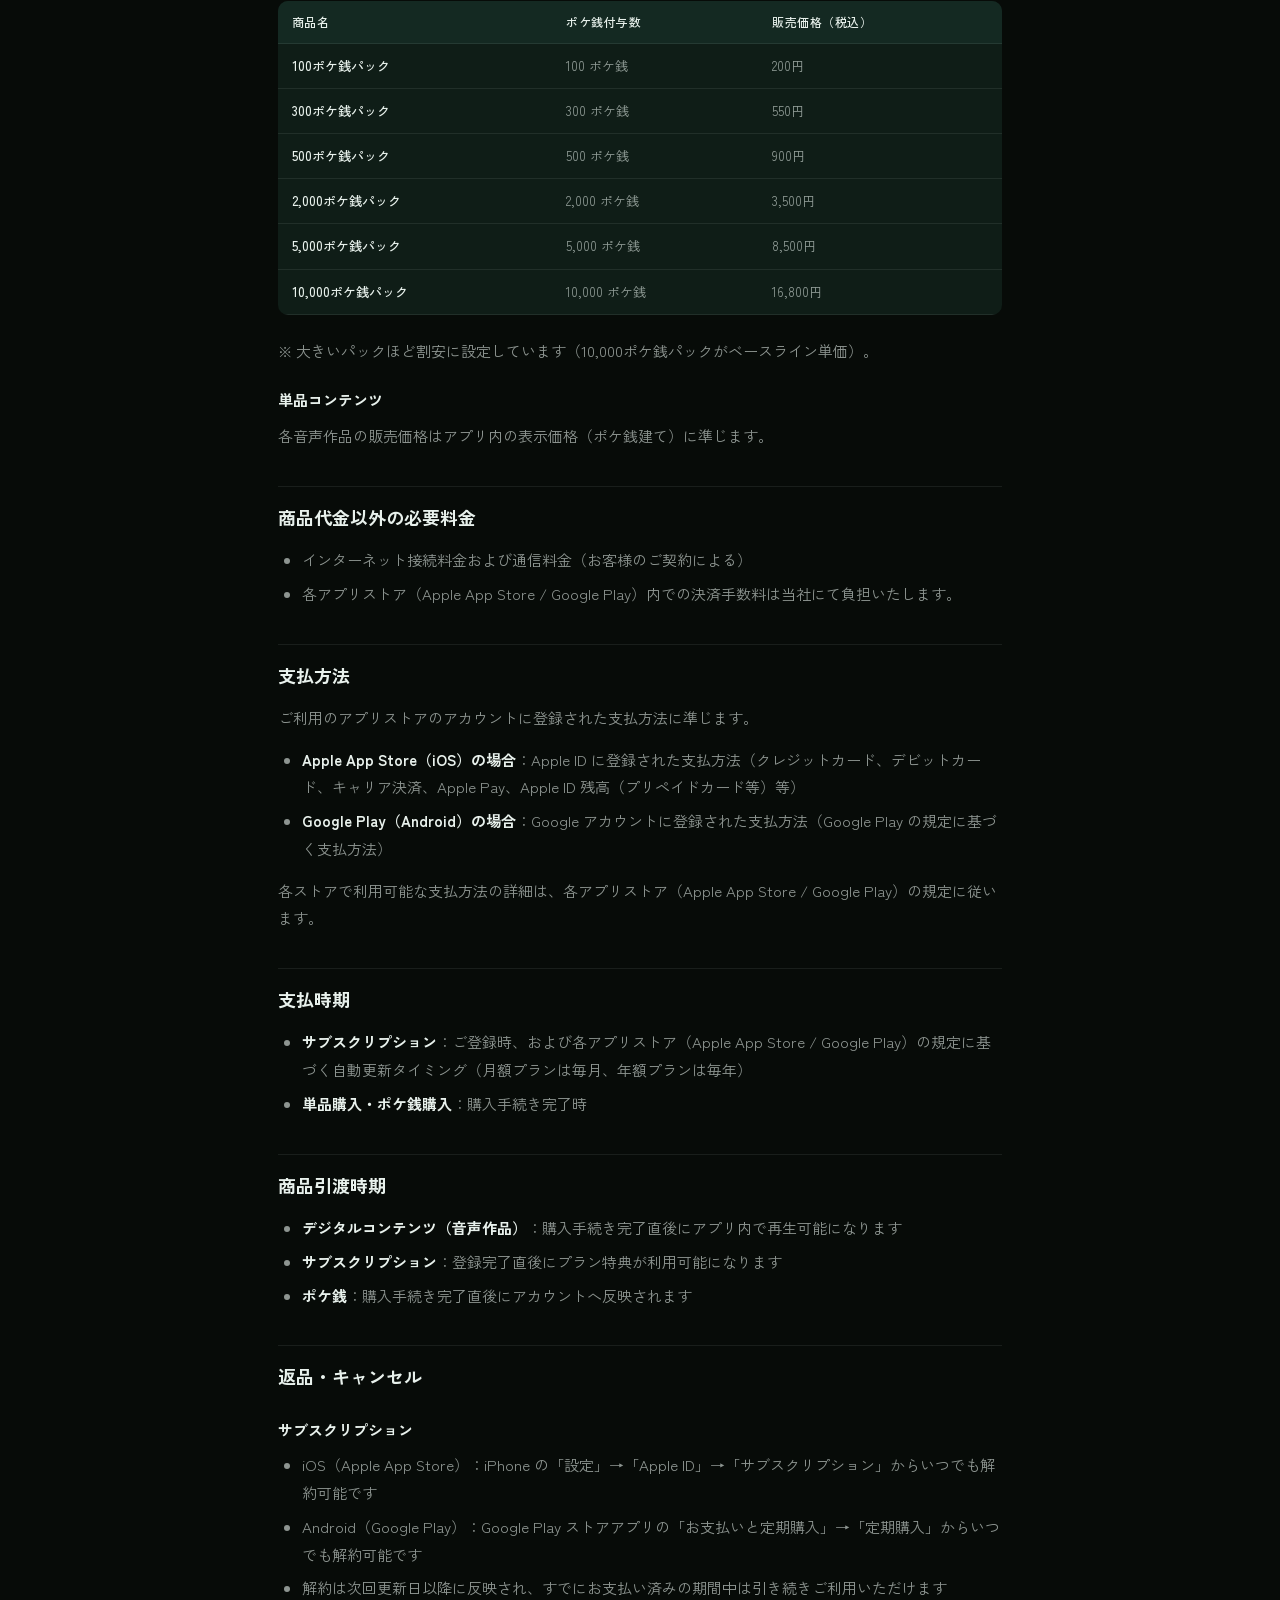
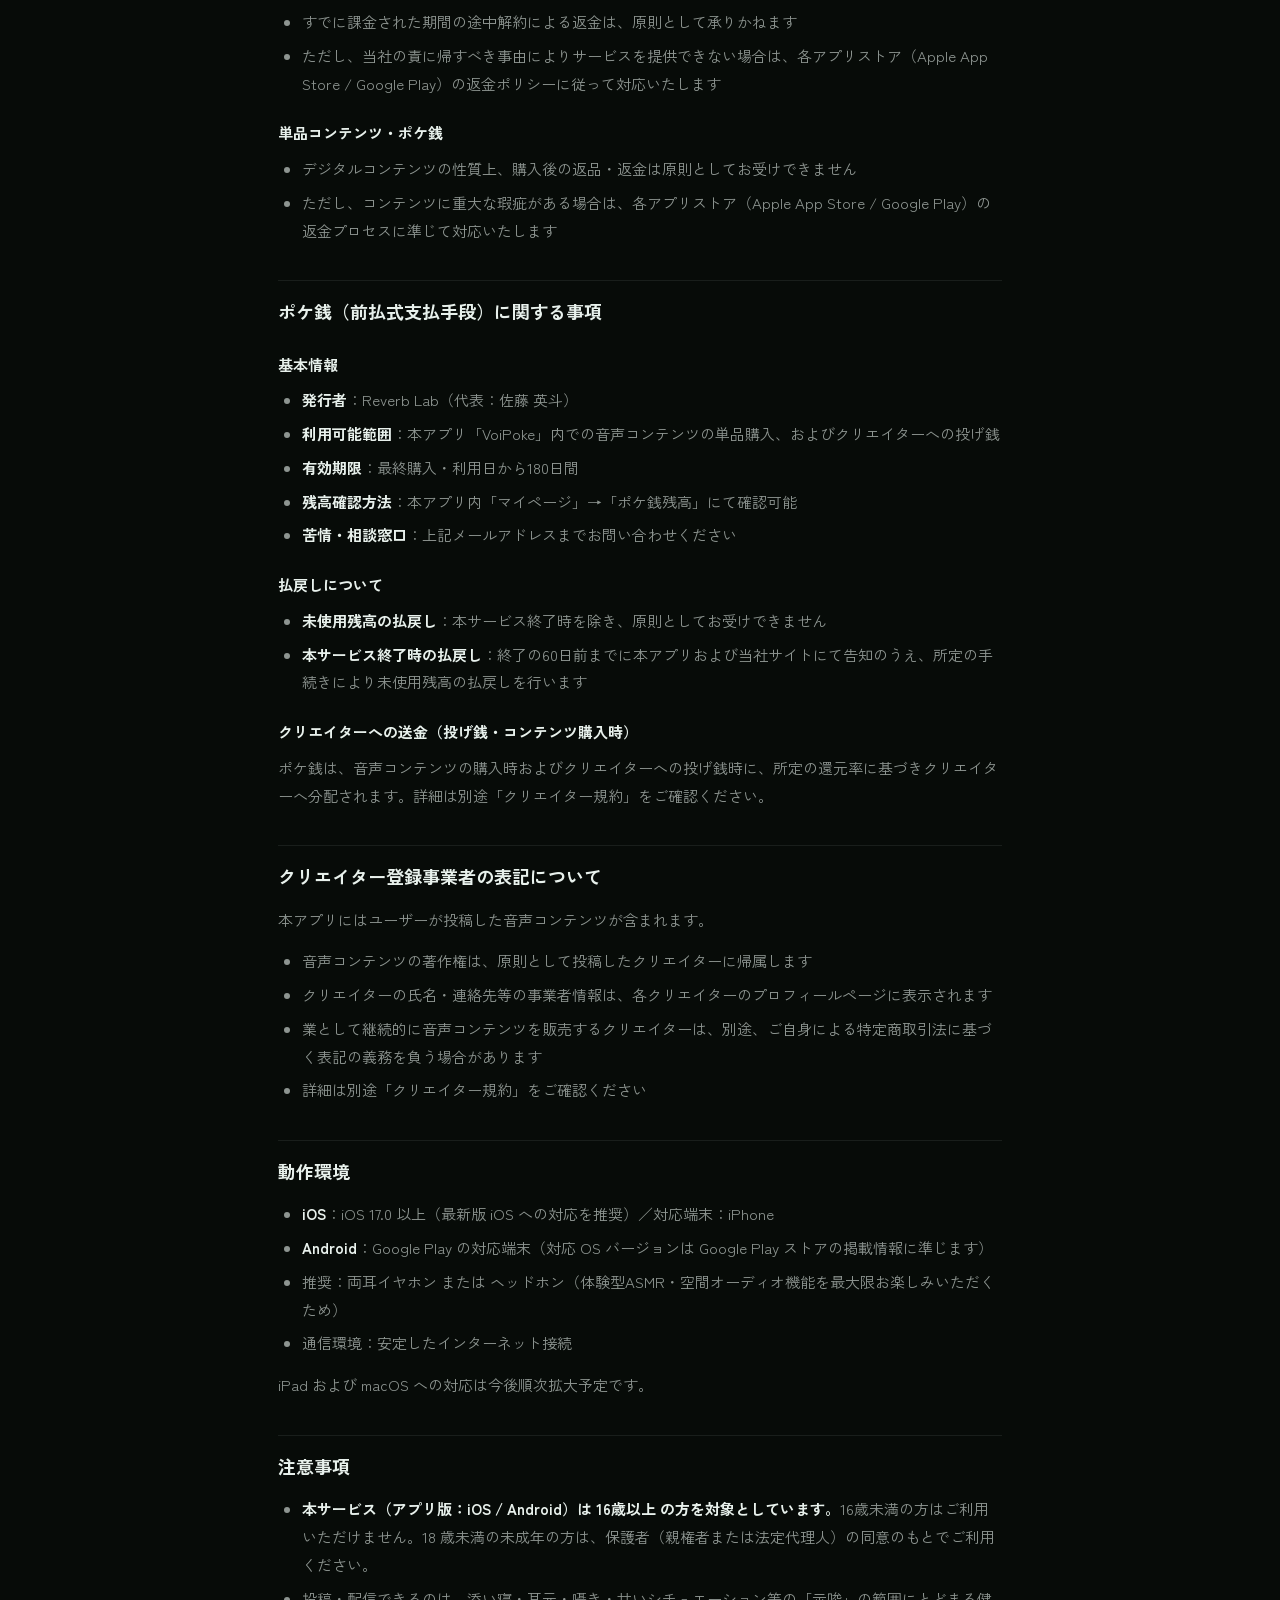
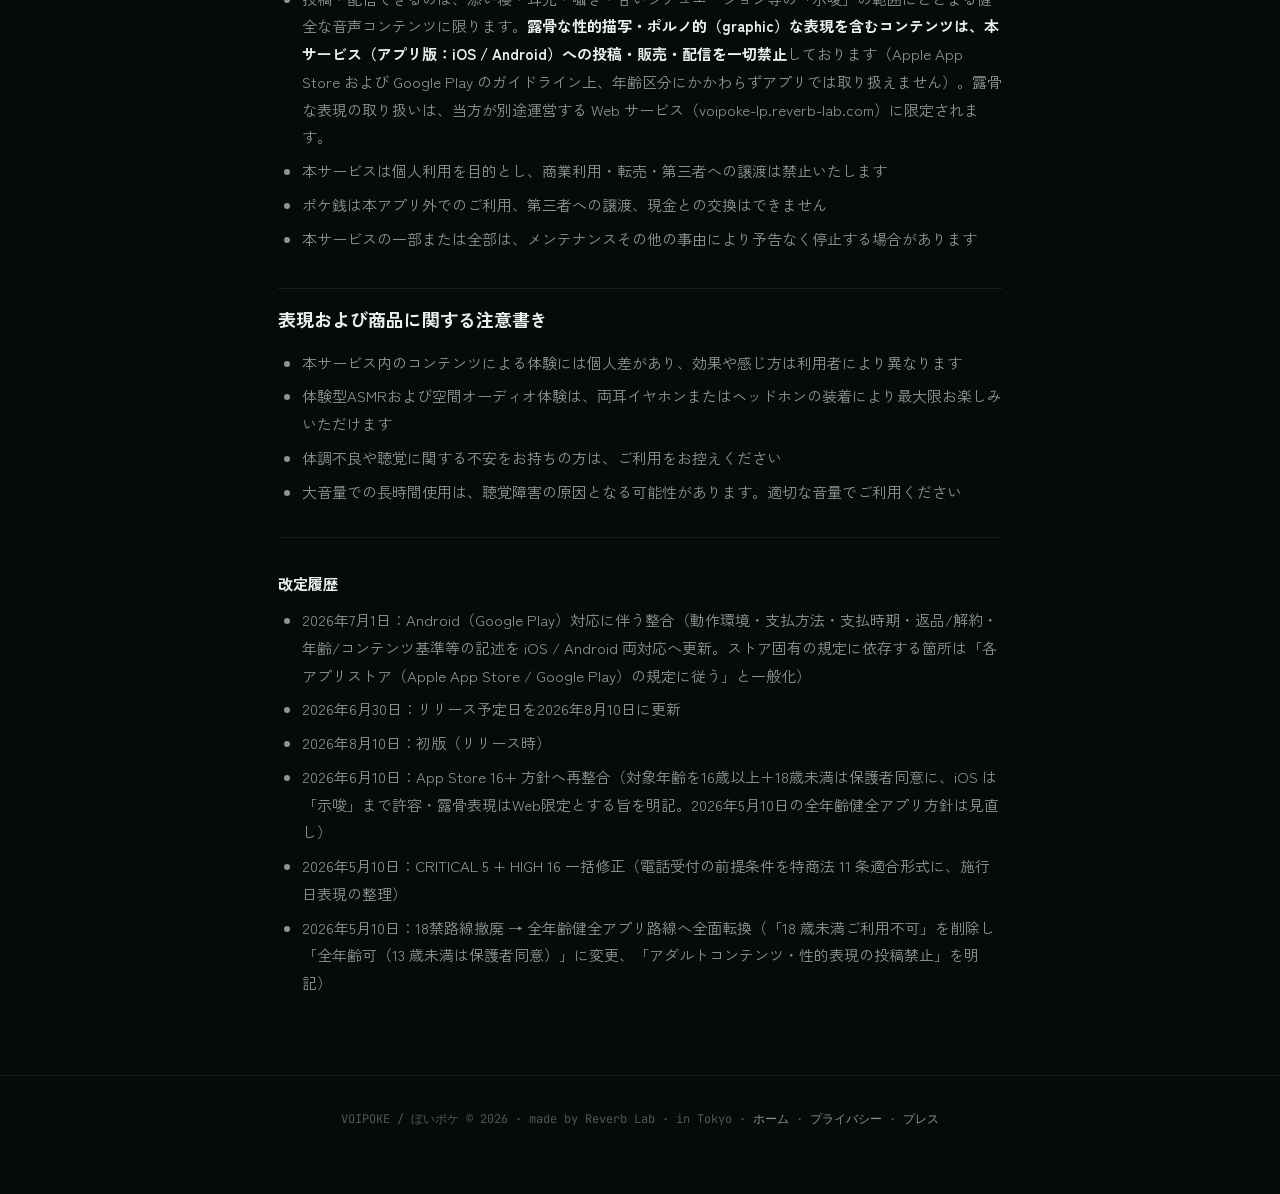
<file: tokushoho/index.html>
<!doctype html>
<html lang="ja">
<head>
<meta charset="utf-8" />
<meta name="viewport" content="width=device-width, initial-scale=1, viewport-fit=cover" />
<title>特定商取引法に基づく表記 | VoiPoke</title>
<meta name="description" content="VoiPoke の特定商取引法に基づく表記。販売事業者、価格、支払方法、返品ポリシー等。" />
<link rel="canonical" href="https://voipoke-lp.reverb-lab.com/tokushoho" />
<link rel="icon" type="image/png" sizes="32x32" href="/icon-32.png" />
<link rel="apple-touch-icon" sizes="180x180" href="/icon-180.png" />
<meta name="theme-color" content="#0A1410" />
<meta name="robots" content="index,follow" />
<link rel="preconnect" href="https://fonts.googleapis.com" />
<link rel="preconnect" href="https://fonts.gstatic.com" crossorigin />
<link href="https://fonts.googleapis.com/css2?family=Zen+Kaku+Gothic+New:wght@400;500;700&family=JetBrains+Mono:wght@300;400&display=swap" rel="stylesheet" />
<style>
  :root{
    --ink:#070b08;--ink-2:#0f1d17;--ink-3:#142922;
    --mint:#3FE0A0;--bone:#E8F1EC;--bone-dim:#E8F1EC99;--bone-mute:#E8F1EC55;
    --line:#E8F1EC15;--line-strong:#E8F1EC30;
    --display:'Zen Kaku Gothic New',system-ui,sans-serif;
    --mono:'JetBrains Mono',ui-monospace,monospace;
  }
  *{box-sizing:border-box;margin:0;padding:0;-webkit-font-smoothing:antialiased;}
  html,body{background:var(--ink);color:var(--bone);font-family:var(--display);}
  body{line-height:1.85;font-feature-settings:"palt" 1;}
  a{color:var(--mint);text-decoration:none;}
  a:hover{opacity:.7;}
  .container{max-width:780px;margin:0 auto;padding:0 28px;}
  @media (max-width:720px){.container{padding:0 20px;}}

  nav.top{
    position:sticky;top:0;z-index:10;
    background:rgba(7,11,8,.85);backdrop-filter:blur(12px);
    border-bottom:1px solid var(--line);padding:18px 0;
  }
  nav.top .inner{display:flex;align-items:center;justify-content:space-between;gap:16px;}
  nav.top .mark{font-family:var(--mono);font-size:13px;letter-spacing:.08em;display:flex;align-items:center;gap:10px;}
  nav.top .mark .dot{width:7px;height:7px;background:var(--mint);border-radius:50%;display:inline-block;}
  nav.top .back{font-family:var(--mono);font-size:12px;color:var(--bone-dim);}

  header.h{padding:64px 0 32px;border-bottom:1px solid var(--line);}
  header.h .tag{display:inline-flex;align-items:center;gap:8px;font-family:var(--mono);font-size:11px;letter-spacing:.18em;color:var(--bone-mute);margin-bottom:18px;}
  header.h .tag::before{content:"";width:24px;height:1px;background:var(--mint);}
  h1{font-size:clamp(28px,5vw,44px);font-weight:900;letter-spacing:-.01em;margin-bottom:14px;line-height:1.2;}
  header.h .meta{font-family:var(--mono);font-size:12px;color:var(--bone-mute);}

  main{padding:48px 0 64px;font-size:15px;color:var(--bone-dim);}
  main h2{
    color:var(--bone);font-size:18px;font-weight:700;margin-top:36px;margin-bottom:12px;
    padding-top:14px;border-top:1px solid var(--line);
  }
  main h2:first-child{border-top:none;padding-top:0;margin-top:0;}
  main h3{color:var(--bone);font-size:15px;font-weight:600;margin-top:22px;margin-bottom:8px;}
  main p{margin-bottom:14px;}
  main ul{margin:0 0 14px 24px;}
  main li{margin-bottom:6px;}
  main table{
    width:100%;border-collapse:collapse;margin:12px 0 22px;font-size:13px;
    background:var(--ink-2);border-radius:10px;overflow:hidden;
  }
  main th,main td{padding:10px 14px;text-align:left;border-bottom:1px solid var(--line);vertical-align:top;}
  main th{background:var(--ink-3);color:var(--bone);font-weight:500;font-size:12px;letter-spacing:.04em;}
  main td:first-child{color:var(--bone);font-weight:500;}
  main strong, main b{color:var(--bone);}
  main hr{border:none;border-top:1px solid var(--line);margin:32px 0;}

  /* Definition list */
  .dl{
    background:var(--ink-2);border:1px solid var(--line);border-radius:14px;
    padding:24px;margin-bottom:28px;
  }
  .dl-row{display:grid;grid-template-columns:160px 1fr;gap:20px;padding:12px 0;border-bottom:1px solid var(--line);}
  .dl-row:last-child{border-bottom:none;}
  .dl-row dt{color:var(--bone-mute);font-family:var(--mono);font-size:12px;letter-spacing:.06em;}
  .dl-row dd{color:var(--bone);}
  .dl-row dd small{color:var(--bone-mute);font-size:12px;display:block;margin-top:6px;}
  @media (max-width:560px){
    .dl-row{grid-template-columns:1fr;gap:6px;}
    .dl-row dt{margin-top:4px;}
    main table{font-size:12px;}
    main th,main td{padding:8px 10px;}
  }

  footer{padding:32px 0 64px;border-top:1px solid var(--line);color:var(--bone-mute);font-size:12px;font-family:var(--mono);text-align:center;}
  footer a{color:var(--bone-dim);}
</style>
    <!-- Google tag (gtag.js) -->
    <script async src="https://www.googletagmanager.com/gtag/js?id=G-VFQ79024RH"></script>
    <script>
      window.dataLayer = window.dataLayer || [];
      function gtag(){dataLayer.push(arguments);}
      gtag('js', new Date());
      gtag('config', 'G-VFQ79024RH');
    </script>
</head>
<body>

<nav class="top">
  <div class="container inner">
    <div class="mark"><span class="dot"></span>VOIPOKE / 特定商取引法に基づく表記</div>
    <a class="back" href="/">← ホームへ</a>
  </div>
</nav>

<header class="h">
  <div class="container">
    <div class="tag">TOKUSHOHO / 特定商取引法に基づく表記</div>
    <h1>特定商取引法に基づく表記</h1>
    <div class="meta">最終更新日：2026年7月1日 ／ 施行日：2026年8月10日（App Store / Google Play リリース日）</div>
  </div>
</header>

<main>
  <div class="container">

    <h2>事業者情報</h2>
    <dl class="dl">
      <div class="dl-row"><dt>販売業者</dt><dd>Reverb Lab（代表：佐藤 英斗）</dd></div>
      <div class="dl-row"><dt>運営責任者</dt><dd>佐藤 英斗</dd></div>
      <div class="dl-row"><dt>所在地</dt><dd>〒150-0043 東京都渋谷区道玄坂1丁目10番8号 渋谷道玄坂東急ビル2F-C</dd></div>
      <div class="dl-row"><dt>電話番号</dt><dd>080-9875-0818<small>受付時間：平日 10:00-18:00（土日祝・年末年始を除く）／お電話が混み合っている場合や受付時間外にお電話を頂いた場合、メールでのお問い合わせをお願いすることがあります。お電話を頂いてから 3 営業日以内に折り返しご連絡いたします。</small></dd></div>
      <div class="dl-row"><dt>メールアドレス</dt><dd><a href="mailto:support@reverb-lab.com">support@reverb-lab.com</a></dd></div>
      <div class="dl-row"><dt>サイトURL</dt><dd><a href="https://voipoke-lp.reverb-lab.com/">https://voipoke-lp.reverb-lab.com/</a></dd></div>
    </dl>

    <h2>販売価格</h2>

    <h3>サブスクリプション（メンバー資格）</h3>

    <p><b>プレミアリスナー（聴く側拡張プラン）</b></p>
    <ul>
      <li>月額プラン：1,480円（税込）</li>
      <li>年額プラン：15,000円（税込）</li>
    </ul>
    <p>特典：プレイリスト作成上限 12 個、プレイリストカラー全色解放、購入済みフィルタ等のリスナー向け機能</p>

    <p><b>クリエイターズプロ（作る側拡張プラン）</b></p>
    <ul>
      <li>月額プラン：2,200円（税込）</li>
      <li>年額プラン：22,000円（税込）</li>
    </ul>
    <p>特典：投稿作品の再編集機能、クリエイター向け分析画面、その他クリエイター向け機能</p>

    <p><b>マスター（両方 + 出金手数料無料）</b></p>
    <ul>
      <li>月額プラン：3,600円（税込）</li>
      <li>年額プラン：35,800円（税込）</li>
    </ul>
    <p>特典：プレミアリスナーの全特典、クリエイターズプロの全特典、換金時の出金手数料無料</p>

    <p>各プランの最新価格は本アプリ内の表示価格に準じます。</p>

    <h3>ポケ銭（前払式支払手段）</h3>
    <p>ポケ銭は本アプリ内で利用できる前払式支払手段です。</p>
    <table>
      <thead><tr><th>商品名</th><th>ポケ銭付与数</th><th>販売価格（税込）</th></tr></thead>
      <tbody>
        <tr><td>100ポケ銭パック</td><td>100 ポケ銭</td><td>200円</td></tr>
        <tr><td>300ポケ銭パック</td><td>300 ポケ銭</td><td>550円</td></tr>
        <tr><td>500ポケ銭パック</td><td>500 ポケ銭</td><td>900円</td></tr>
        <tr><td>2,000ポケ銭パック</td><td>2,000 ポケ銭</td><td>3,500円</td></tr>
        <tr><td>5,000ポケ銭パック</td><td>5,000 ポケ銭</td><td>8,500円</td></tr>
        <tr><td>10,000ポケ銭パック</td><td>10,000 ポケ銭</td><td>16,800円</td></tr>
      </tbody>
    </table>
    <p>※ 大きいパックほど割安に設定しています（10,000ポケ銭パックがベースライン単価）。</p>

    <h3>単品コンテンツ</h3>
    <p>各音声作品の販売価格はアプリ内の表示価格（ポケ銭建て）に準じます。</p>

    <h2>商品代金以外の必要料金</h2>
    <ul>
      <li>インターネット接続料金および通信料金（お客様のご契約による）</li>
      <li>各アプリストア（Apple App Store / Google Play）内での決済手数料は当社にて負担いたします。</li>
    </ul>

    <h2>支払方法</h2>
    <p>ご利用のアプリストアのアカウントに登録された支払方法に準じます。</p>
    <ul>
      <li><b>Apple App Store（iOS）の場合</b>：Apple ID に登録された支払方法（クレジットカード、デビットカード、キャリア決済、Apple Pay、Apple ID 残高（プリペイドカード等）等）</li>
      <li><b>Google Play（Android）の場合</b>：Google アカウントに登録された支払方法（Google Play の規定に基づく支払方法）</li>
    </ul>
    <p>各ストアで利用可能な支払方法の詳細は、各アプリストア（Apple App Store / Google Play）の規定に従います。</p>

    <h2>支払時期</h2>
    <ul>
      <li><b>サブスクリプション</b>：ご登録時、および各アプリストア（Apple App Store / Google Play）の規定に基づく自動更新タイミング（月額プランは毎月、年額プランは毎年）</li>
      <li><b>単品購入・ポケ銭購入</b>：購入手続き完了時</li>
    </ul>

    <h2>商品引渡時期</h2>
    <ul>
      <li><b>デジタルコンテンツ（音声作品）</b>：購入手続き完了直後にアプリ内で再生可能になります</li>
      <li><b>サブスクリプション</b>：登録完了直後にプラン特典が利用可能になります</li>
      <li><b>ポケ銭</b>：購入手続き完了直後にアカウントへ反映されます</li>
    </ul>

    <h2>返品・キャンセル</h2>

    <h3>サブスクリプション</h3>
    <ul>
      <li>iOS（Apple App Store）：iPhone の「設定」→「Apple ID」→「サブスクリプション」からいつでも解約可能です</li>
      <li>Android（Google Play）：Google Play ストアアプリの「お支払いと定期購入」→「定期購入」からいつでも解約可能です</li>
      <li>解約は次回更新日以降に反映され、すでにお支払い済みの期間中は引き続きご利用いただけます</li>
      <li>すでに課金された期間の途中解約による返金は、原則として承りかねます</li>
      <li>ただし、当社の責に帰すべき事由によりサービスを提供できない場合は、各アプリストア（Apple App Store / Google Play）の返金ポリシーに従って対応いたします</li>
    </ul>

    <h3>単品コンテンツ・ポケ銭</h3>
    <ul>
      <li>デジタルコンテンツの性質上、購入後の返品・返金は原則としてお受けできません</li>
      <li>ただし、コンテンツに重大な瑕疵がある場合は、各アプリストア（Apple App Store / Google Play）の返金プロセスに準じて対応いたします</li>
    </ul>

    <h2>ポケ銭（前払式支払手段）に関する事項</h2>

    <h3>基本情報</h3>
    <ul>
      <li><b>発行者</b>：Reverb Lab（代表：佐藤 英斗）</li>
      <li><b>利用可能範囲</b>：本アプリ「VoiPoke」内での音声コンテンツの単品購入、およびクリエイターへの投げ銭</li>
      <li><b>有効期限</b>：最終購入・利用日から180日間</li>
      <li><b>残高確認方法</b>：本アプリ内「マイページ」→「ポケ銭残高」にて確認可能</li>
      <li><b>苦情・相談窓口</b>：上記メールアドレスまでお問い合わせください</li>
    </ul>

    <h3>払戻しについて</h3>
    <ul>
      <li><b>未使用残高の払戻し</b>：本サービス終了時を除き、原則としてお受けできません</li>
      <li><b>本サービス終了時の払戻し</b>：終了の60日前までに本アプリおよび当社サイトにて告知のうえ、所定の手続きにより未使用残高の払戻しを行います</li>
    </ul>

    <h3>クリエイターへの送金（投げ銭・コンテンツ購入時）</h3>
    <p>ポケ銭は、音声コンテンツの購入時およびクリエイターへの投げ銭時に、所定の還元率に基づきクリエイターへ分配されます。詳細は別途「クリエイター規約」をご確認ください。</p>

    <h2>クリエイター登録事業者の表記について</h2>
    <p>本アプリにはユーザーが投稿した音声コンテンツが含まれます。</p>
    <ul>
      <li>音声コンテンツの著作権は、原則として投稿したクリエイターに帰属します</li>
      <li>クリエイターの氏名・連絡先等の事業者情報は、各クリエイターのプロフィールページに表示されます</li>
      <li>業として継続的に音声コンテンツを販売するクリエイターは、別途、ご自身による特定商取引法に基づく表記の義務を負う場合があります</li>
      <li>詳細は別途「クリエイター規約」をご確認ください</li>
    </ul>

    <h2>動作環境</h2>
    <ul>
      <li><b>iOS</b>：iOS 17.0 以上（最新版 iOS への対応を推奨）／対応端末：iPhone</li>
      <li><b>Android</b>：Google Play の対応端末（対応 OS バージョンは Google Play ストアの掲載情報に準じます）</li>
      <li>推奨：両耳イヤホン または ヘッドホン（体験型ASMR・空間オーディオ機能を最大限お楽しみいただくため）</li>
      <li>通信環境：安定したインターネット接続</li>
    </ul>
    <p>iPad および macOS への対応は今後順次拡大予定です。</p>

    <h2>注意事項</h2>
    <ul>
      <li><b>本サービス（アプリ版：iOS / Android）は 16歳以上 の方を対象としています。</b>16歳未満の方はご利用いただけません。18 歳未満の未成年の方は、保護者（親権者または法定代理人）の同意のもとでご利用ください。</li>
      <li>投稿・配信できるのは、添い寝・耳元・囁き・甘いシチュエーション等の「示唆」の範囲にとどまる健全な音声コンテンツに限ります。<b>露骨な性的描写・ポルノ的（graphic）な表現を含むコンテンツは、本サービス（アプリ版：iOS / Android）への投稿・販売・配信を一切禁止</b>しております（Apple App Store および Google Play のガイドライン上、年齢区分にかかわらずアプリでは取り扱えません）。露骨な表現の取り扱いは、当方が別途運営する Web サービス（voipoke-lp.reverb-lab.com）に限定されます。</li>
      <li>本サービスは個人利用を目的とし、商業利用・転売・第三者への譲渡は禁止いたします</li>
      <li>ポケ銭は本アプリ外でのご利用、第三者への譲渡、現金との交換はできません</li>
      <li>本サービスの一部または全部は、メンテナンスその他の事由により予告なく停止する場合があります</li>
    </ul>

    <h2>表現および商品に関する注意書き</h2>
    <ul>
      <li>本サービス内のコンテンツによる体験には個人差があり、効果や感じ方は利用者により異なります</li>
      <li>体験型ASMRおよび空間オーディオ体験は、両耳イヤホンまたはヘッドホンの装着により最大限お楽しみいただけます</li>
      <li>体調不良や聴覚に関する不安をお持ちの方は、ご利用をお控えください</li>
      <li>大音量での長時間使用は、聴覚障害の原因となる可能性があります。適切な音量でご利用ください</li>
    </ul>

    <hr />

    <h3>改定履歴</h3>
    <ul>
      <li>2026年7月1日：Android（Google Play）対応に伴う整合（動作環境・支払方法・支払時期・返品/解約・年齢/コンテンツ基準等の記述を iOS / Android 両対応へ更新。ストア固有の規定に依存する箇所は「各アプリストア（Apple App Store / Google Play）の規定に従う」と一般化）</li>
      <li>2026年6月30日：リリース予定日を2026年8月10日に更新</li>
      <li>2026年8月10日：初版（リリース時）</li>
      <li>2026年6月10日：App Store 16+ 方針へ再整合（対象年齢を16歳以上＋18歳未満は保護者同意に、iOS は「示唆」まで許容・露骨表現はWeb限定とする旨を明記。2026年5月10日の全年齢健全アプリ方針は見直し）</li>
      <li>2026年5月10日：CRITICAL 5 + HIGH 16 一括修正（電話受付の前提条件を特商法 11 条適合形式に、施行日表現の整理）</li>
      <li>2026年5月10日：18禁路線撤廃 → 全年齢健全アプリ路線へ全面転換（「18 歳未満ご利用不可」を削除し「全年齢可（13 歳未満は保護者同意）」に変更、「アダルトコンテンツ・性的表現の投稿禁止」を明記）</li>
    </ul>

  </div>
</main>

<footer>
  <div class="container">
    VOIPOKE / ぼいポケ © 2026 · made by Reverb Lab · in Tokyo · <a href="/">ホーム</a> · <a href="/privacy">プライバシー</a> · <a href="/press">プレス</a>
  </div>
</footer>

</body>
</html>
</file>
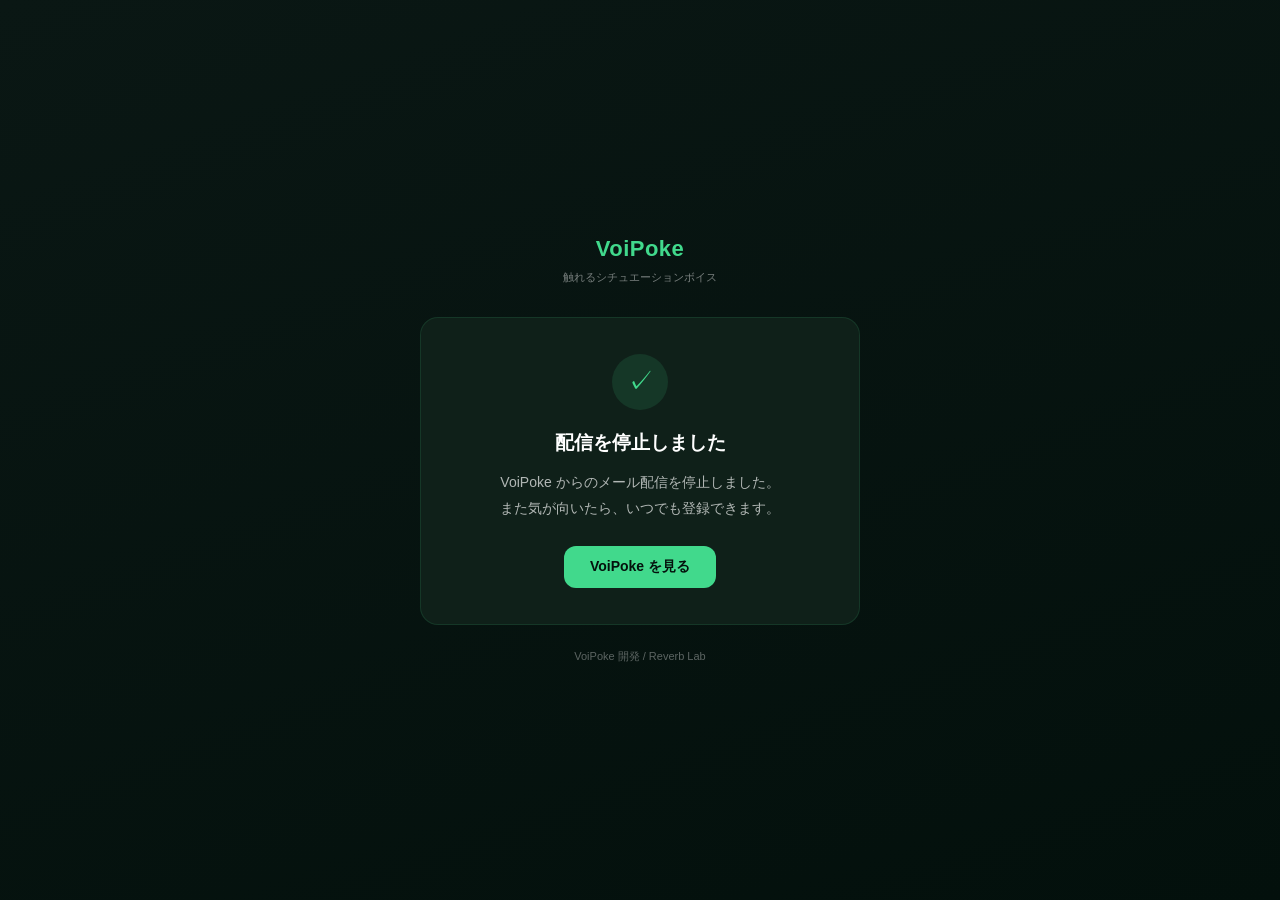
<file: unsubscribed.html>
<!DOCTYPE html>
<html lang="ja">
<head>
<meta charset="utf-8">
<meta name="viewport" content="width=device-width, initial-scale=1.0">
<title>配信を停止しました — VoiPoke</title>
<meta name="robots" content="noindex">
<style>
  :root { --mint:#41d98c; --bg-top:#0a1714; --bg-bottom:#03100c; }
  * { box-sizing:border-box; margin:0; padding:0; }
  body {
    min-height:100vh;
    background:linear-gradient(160deg,var(--bg-top),var(--bg-bottom));
    font-family:-apple-system,BlinkMacSystemFont,"Hiragino Kaku Gothic ProN","Hiragino Sans","Noto Sans JP",sans-serif;
    display:flex; align-items:center; justify-content:center; padding:24px;
  }
  .wrap { max-width:440px; width:100%; text-align:center; }
  .logo { font-size:22px; font-weight:700; color:var(--mint); letter-spacing:.02em; margin-bottom:8px; }
  .tagline { font-size:11px; color:rgba(255,255,255,.45); margin-bottom:32px; }
  .card {
    background:#0f2019; border:1px solid rgba(65,217,140,.12);
    border-radius:18px; padding:36px 28px;
  }
  .check {
    width:56px; height:56px; margin:0 auto 20px;
    border-radius:50%; background:rgba(65,217,140,.12);
    display:flex; align-items:center; justify-content:center;
    font-size:28px; color:var(--mint);
  }
  h1 { font-size:19px; font-weight:700; color:#fff; margin-bottom:14px; }
  p { font-size:14px; line-height:1.85; color:rgba(255,255,255,.68); margin-bottom:24px; }
  .btn {
    display:inline-block; background:var(--mint); color:#04110c;
    text-decoration:none; font-weight:700; font-size:14px;
    padding:12px 26px; border-radius:12px;
  }
  .foot { margin-top:24px; font-size:11px; color:rgba(255,255,255,.35); }
</style>
</head>
<body>
  <div class="wrap">
    <div class="logo">VoiPoke</div>
    <div class="tagline">触れるシチュエーションボイス</div>
    <div class="card">
      <div class="check">&#10003;</div>
      <h1>配信を停止しました</h1>
      <p>VoiPoke からのメール配信を停止しました。<br>また気が向いたら、いつでも登録できます。</p>
      <a class="btn" href="https://voipoke-lp.reverb-lab.com/">VoiPoke を見る</a>
    </div>
    <div class="foot">VoiPoke 開発 / Reverb Lab</div>
  </div>
</body>
</html>
</file>
